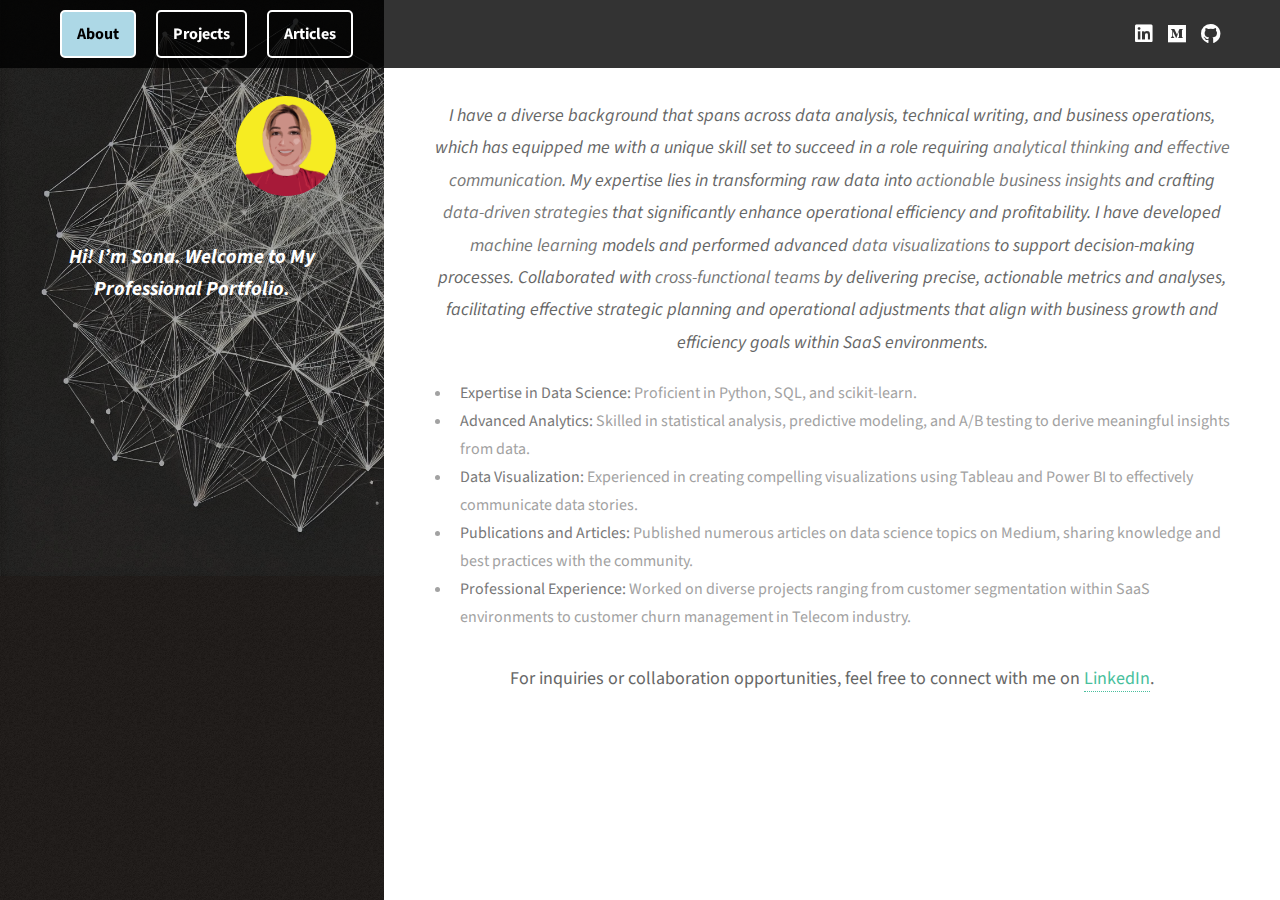
<file: index.html>
<!DOCTYPE HTML>
<html>
	<head>
		<title>About - Sona Manukyan Portfolio</title>
		<meta charset="utf-8" />
		<meta name="viewport" content="width=device-width, initial-scale=1, user-scalable=no" />
		<link rel="stylesheet" href="assets/css/main.css" />
		<style>
			/* Styling the Top Navigation Bar */
			#top-nav {
				position: fixed;
				top: 0;
				left: 0;
				width: 100%;
				background: rgba(0, 0, 0, 0.8);
				color: #fff;
				z-index: 1000;
				padding: 10px 0;
			}
			#top-nav .container {
				display: flex;
				justify-content: space-between;
				align-items: center;
				max-width: 1200px;
				margin: 0 auto;
				padding: 0 20px;
			}
			#top-nav .nav-links {
				display: flex;
				gap: 20px;
			}
			#top-nav .nav-links a {
				text-decoration: none;
				color: #fff;
				font-weight: bold;
				transition: background-color 0.3s, color 0.3s;
				padding: 8px 15px;
				border: 2px solid #fff;
				border-radius: 5px;
			}
			#top-nav .nav-links a.active {
				background-color: #add8e6;
				color: #000;
			}
			#top-nav .nav-links a:hover {
				background-color: #add8e6;
				color: #000;
			}
			#top-nav .social-icons {
				display: flex;
				gap: 15px;
			}
			#top-nav .social-icons a {
				color: #fff;
				text-decoration: none;
				font-size: 20px;
				transition: color 0.3s;
			}
			#top-nav .social-icons a:hover {
				color: #f39c12;
			}
			/* Add padding to main content to avoid overlap with fixed navbar */
			#main {
				padding-top: 70px;
			}
			/* Styling the descriptive text */
			.description {
				text-align: center;
				font-size: 16px;
				color: #444;
				font-style: italic;
				line-height: 1.6;
				margin-bottom: 40px;
			}
			/* Updated Summary Under Avatar */
			#header .description p {
				font-size: 20px;
				color: #fff;
				font-weight: bold;
				margin: 20px 0;
			}
			/* About Section Styling */
			.about-item {
				text-align: center;
				margin: 30px auto;
				max-width: 800px;
			}
			.about-item p {
				font-size: 18px;
				line-height: 1.8;
				color: #666;
				margin-bottom: 20px;
			}
			.about-item h3 {
				font-size: 22px;
				margin: 15px 0;
				font-weight: bold;
			}
		</style>
	</head>
	<body class="is-preload">

		<!-- Top Navigation Bar -->
		<div id="top-nav">
			<div class="container">
				<!-- Navigation Links -->
				<div class="nav-links">
					<a href="index.html" class="active">About</a>
					<a href="machinelearning.html">Projects</a>
					<a href="articles.html">Articles</a>
				</div>
				<!-- Social Icons -->
				<div class="social-icons">
					<a href="https://www.linkedin.com/in/sonamanukyan/" class="icon brands fa-linkedin" target="_blank"></a>
					<a href="https://medium.com/@sonamanukyan" class="icon brands fa-medium" target="_blank"></a>
					<a href="https://github.com/sonamanukyan92" class="icon brands fa-github" target="_blank"></a>
				</div>
			</div>
		</div>

		<!-- Wrapper -->
		<div id="wrapper">

			<!-- Header -->
			<header id="header">
				<div class="inner">
					<!-- Logo and Welcome Text -->
					<a class="image avatar"><img src="images/avatar.jpg" alt="Avatar" /></a>
					<section class="description"><p>Hi! I’m Sona. Welcome to My Professional Portfolio.</p></section>
				</div>
			</header>

			<!-- Main -->
			<div id="main">
				<!-- About Section -->
				<section id="about">
					<div class="about-item">
						<p style="font-size: 18px; font-style: italic;">I have a diverse background that spans across data analysis, technical writing, and business operations, which has 
							equipped me with a unique skill set to succeed in a role requiring <b>analytical thinking</b> and <b>effective communication</b>. My 
							expertise lies in transforming raw data into <b>actionable business insights</b> and crafting <b>data-driven strategies</b> that 
							significantly enhance operational efficiency and profitability. I have developed <b>machine learning</b> models and performed 
							advanced <b>data visualizations</b> to support decision-making processes. Collaborated with <b>cross-functional teams</b> by 
							delivering precise, actionable metrics and analyses, facilitating effective strategic planning and operational adjustments 
							that align with business growth and efficiency goals within SaaS environments. 
							 
							<ul style="text-align: left; padding-left: 20px;">
							<li><b>Expertise in Data Science:</b> Proficient in Python, SQL, and scikit-learn.</li>
							<li><b>Advanced Analytics:</b> Skilled in statistical analysis, predictive modeling, and A/B testing to derive meaningful insights from data.</li>
							<li><b>Data Visualization:</b> Experienced in creating compelling visualizations using Tableau and Power BI to effectively communicate data stories.</li>
							<li><b>Publications and Articles:</b> Published numerous articles on data science topics on Medium, sharing knowledge and best practices with the community.</li>
							<li><b>Professional Experience:</b> Worked on diverse projects ranging from customer segmentation within SaaS environments to customer churn management in Telecom industry.</li></ul>
						</p>
						<p>For inquiries or collaboration opportunities, feel free to connect with me on <a href="https://www.linkedin.com/in/sonamanukyan/" target="_blank">LinkedIn</a>.</p>
					</div>
				</section>
			</div>
		</div>

		<!-- Scripts -->
		<script src="assets/js/jquery.min.js"></script>
		<script src="assets/js/jquery.poptrox.min.js"></script>
		<script src="assets/js/browser.min.js"></script>
		<script src="assets/js/breakpoints.min.js"></script>
	</body>
</html>
</file>
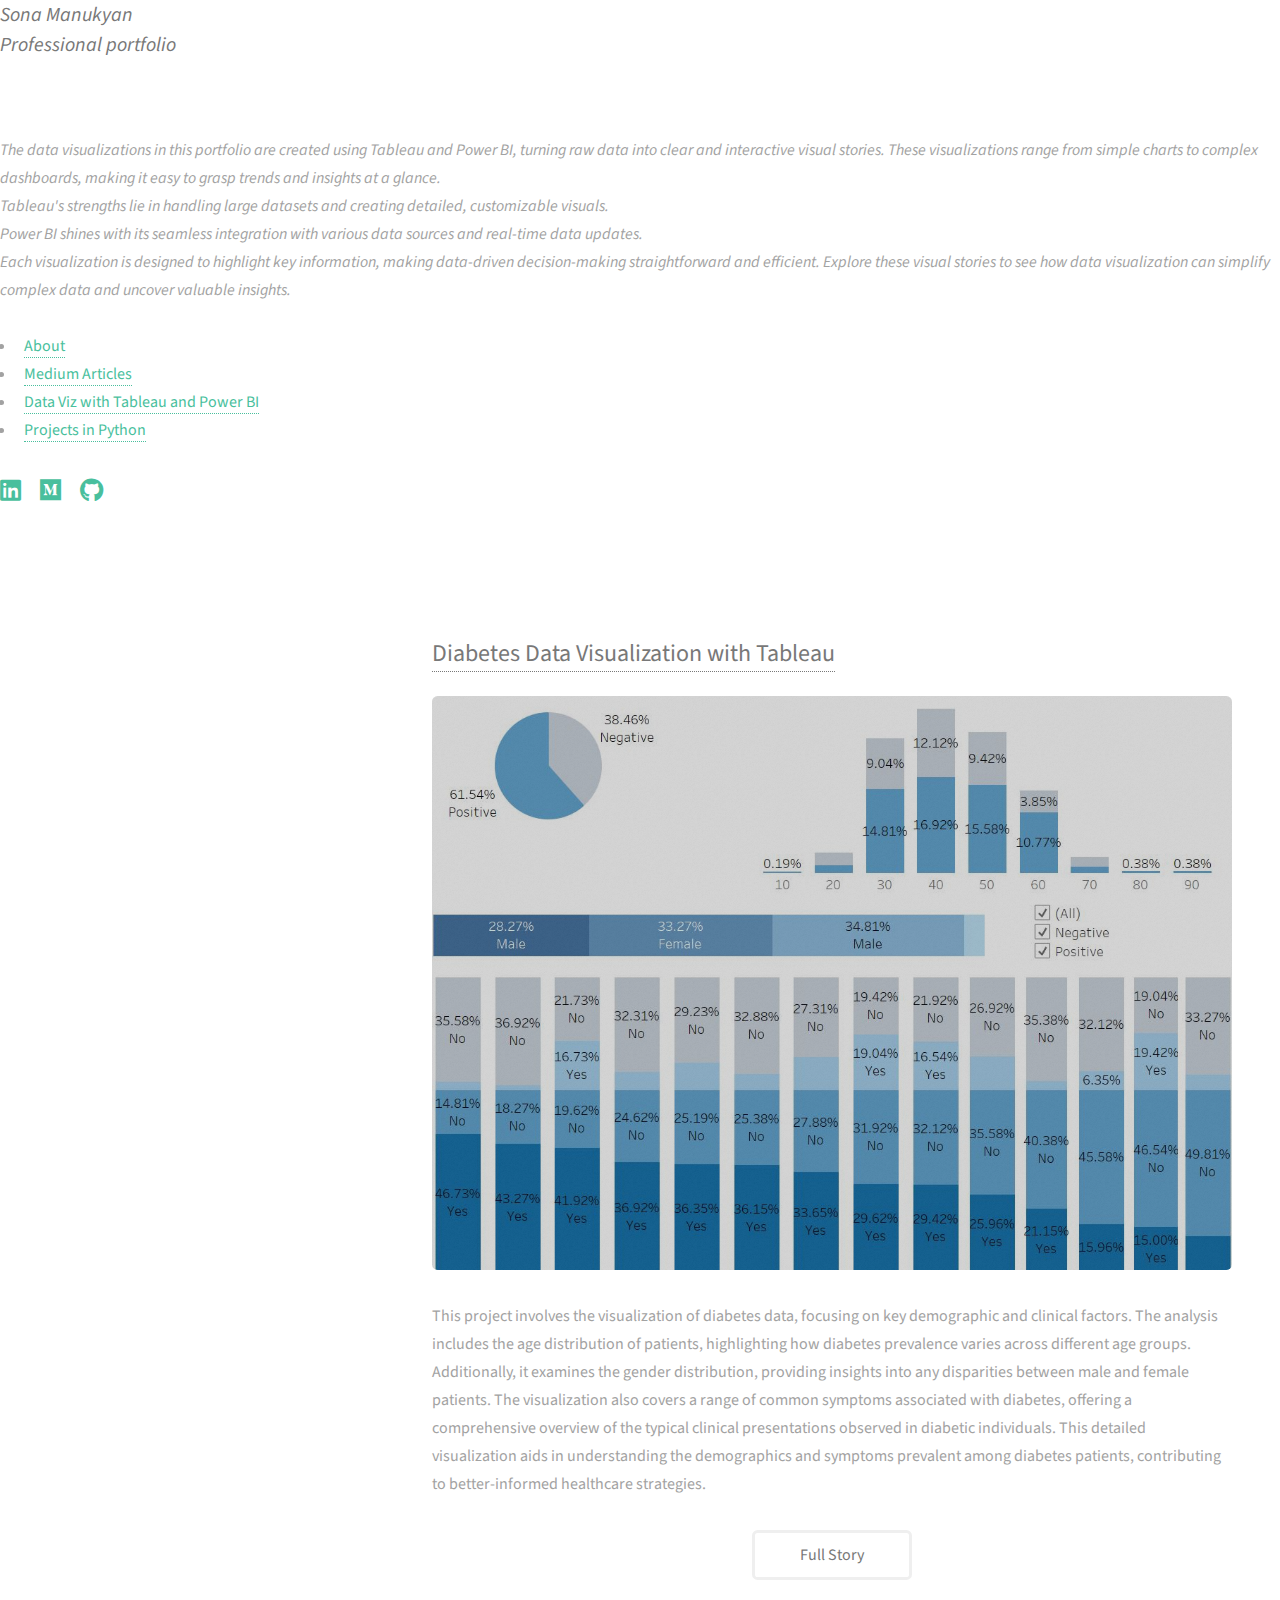
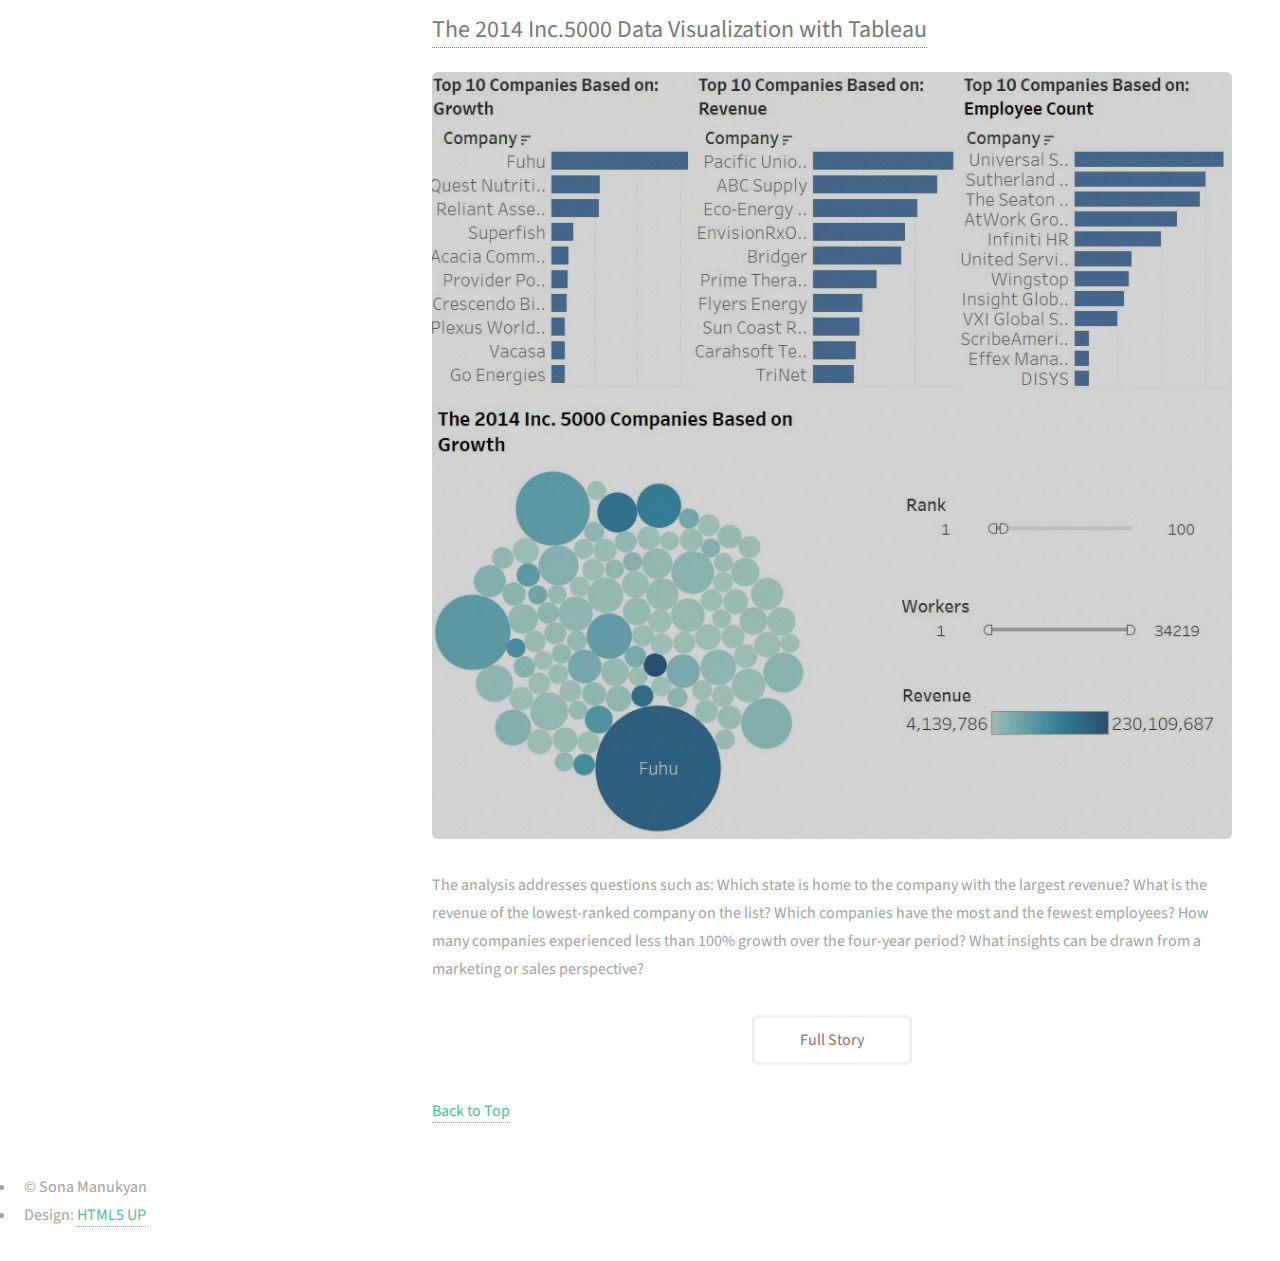
<file: dataviz.html>
<!DOCTYPE HTML>
<!--
	Medium Articles by HTML5 UP
	html5up.net | @ajlkn
	Free for personal and commercial use under the CCA 3.0 license (html5up.net/license)
-->
<html>
	<head>
		<title>Data Viz</title>
		<meta charset="utf-8" />
		<meta name="viewport" content="width=device-width, initial-scale=1, user-scalable=no" />
		<link rel="stylesheet" href="assets/css/main.css" />
		<noscript><link rel="stylesheet" href="assets/css/noscript.css" /></noscript>
	</head>
	<body class="is-preload">

		<!-- Wrapper -->
			<div id="wrapper" class="fade-in">

				<!-- Intro -->
					<div id="intro">
						<h3 style="font-style: italic;">Sona Manukyan <br> Professional portfolio</h3><br><br>
						<p style="max-width: 1400px; margin: 0 auto; font-style: italic;">The data visualizations in this portfolio are created using Tableau and Power BI, 
							turning raw data into clear and interactive visual stories. These visualizations range from simple charts to complex dashboards, making it easy 
							to grasp trends and insights at a glance. <br>Tableau's strengths lie in handling large datasets and creating detailed, customizable visuals. 
							<br>Power BI shines with its seamless integration with various data sources and real-time data updates. <br>Each visualization is designed to highlight 
							key information, making data-driven decision-making straightforward and efficient. Explore these visual stories to see how data visualization 
							can simplify complex data and uncover valuable insights.<br><br></p>
						
					</div>

			

				<!-- Nav -->
					<nav id="nav">
						<ul class="links">
							<li><a href="summary.html">About</a></li>
							<li><a href="medium.html">Medium Articles</a></li>
							<li class="active"><a href="dataviz.html">Data Viz with Tableau and Power BI</a></li>
							<li><a href="machinelearning.html">Projects in Python</a></li>
						</ul>
						<ul class="icons">
							<li><a href="https://www.linkedin.com/in/sonamanukyan/" class="icon brands fa-linkedin"><span class="label">LinkedIn</span></a></li>
							<li><a href="https://medium.com/@sonamanukyan" class="icon brands fa-medium"><span class="label">Medium</span></a></li>
							<li><a href="https://github.com/sonamanukyan92" class="icon brands fa-github"><span class="label">GitHub</span></a></li>
						</ul>
					</nav>

				<!-- Main -->
					<div id="main">



						<!-- Posts -->
							<section class="posts">
								<article>
									<header>
										<h2><a>Diabetes Data Visualization with Tableau</a></h2>
									</header>
									<a class="image fit"><img src="images/thumbs/diabetes_viz.JPG" alt="" /></a>
									<p>This project involves the visualization of diabetes data, focusing on key demographic and clinical factors. The analysis includes the age distribution of patients, highlighting how diabetes prevalence varies across different age groups. Additionally, it examines the gender distribution, providing insights into any disparities between male and female patients. The visualization also covers a range of common symptoms associated with diabetes, offering a comprehensive overview of the typical clinical presentations observed in diabetic individuals. This detailed visualization aids in understanding the demographics and symptoms prevalent among diabetes patients, contributing to better-informed healthcare strategies.</p>
									<ul class="actions special">
										<li><a href="https://public.tableau.com/app/profile/sona6115/viz/DiabetesDataVisualization_16367610008020/diabetes_viz?publish=yes" class="button">Full Story</a></li>
									</ul>
								</article>

								<article>
									<header>
										<h2><a>The 2014 Inc.5000 Data Visualization with Tableau</a></h2>
									</header>
									<a class="image fit"><img src="images/thumbs/Inc5000.JPG" alt="" /></a>
									<p>The analysis addresses questions such as: Which state is home to the company with the largest revenue? What is the revenue of the lowest-ranked company on the list? Which companies have the most and the fewest employees? How many companies experienced less than 100% growth over the four-year period? What insights can be drawn from a marketing or sales perspective?</p>
									<ul class="actions special">
										<li><a href="https://public.tableau.com/app/profile/sona6115/viz/DiabetesDataVisualization_16367610008020/diabetes_viz?publish=yes" class="button">Full Story</a></li>
									</ul>
								</article>
							</section>

						<!-- Footer -->
							<footer>
								<div class="back-to-top">
									<a href="#wrapper">Back to Top</a>
								</div>
							</footer>

					</div>

				<!-- Copyright -->
					<div id="copyright">
						<ul><li>&copy; Sona Manukyan</li><li>Design: <a href="https://html5up.net">HTML5 UP</a></li></ul>
					</div>

			</div>

		<!-- Scripts -->
			<script src="assets/js/jquery.min.js"></script>
			<script src="assets/js/jquery.scrollex.min.js"></script>
			<script src="assets/js/jquery.scrolly.min.js"></script>
			<script src="assets/js/browser.min.js"></script>
			<script src="assets/js/breakpoints.min.js"></script>
			<script src="assets/js/util.js"></script>
			<script src="assets/js/main.js"></script>

	</body>
</html>
</file>
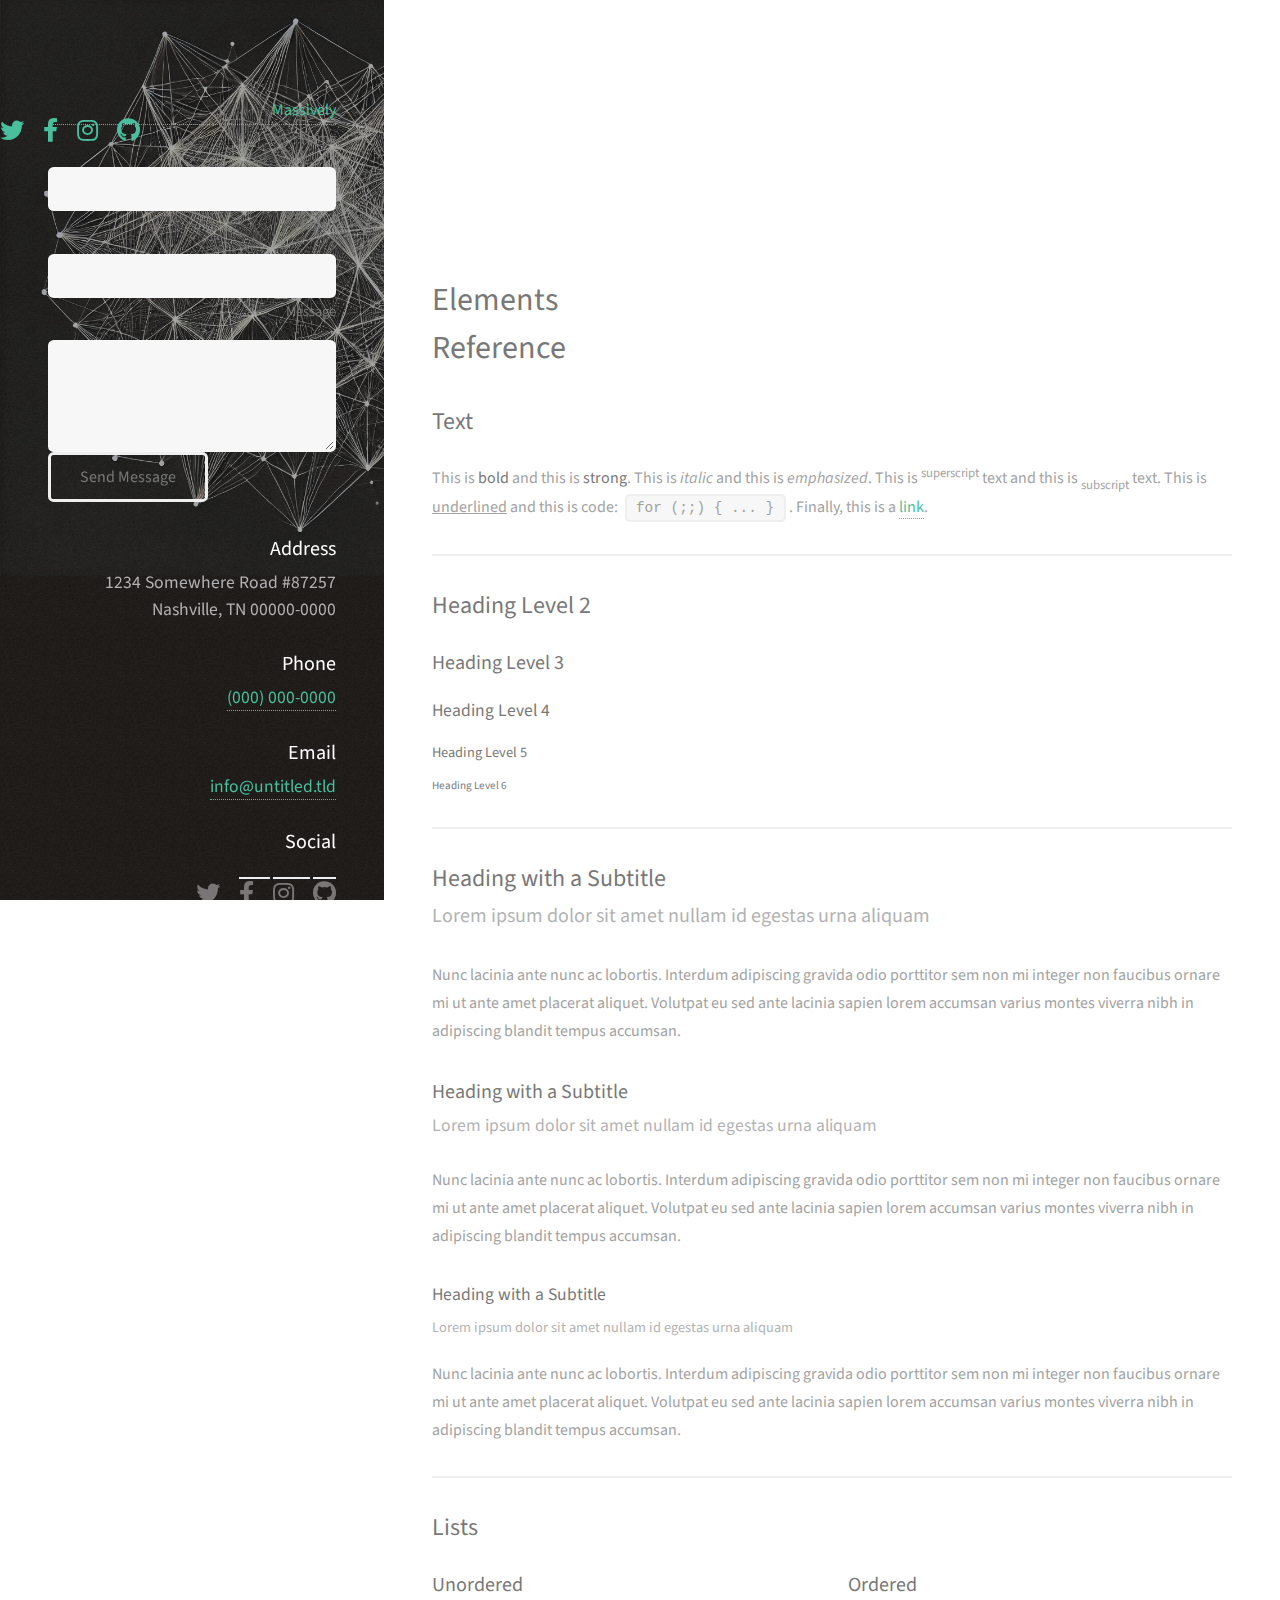
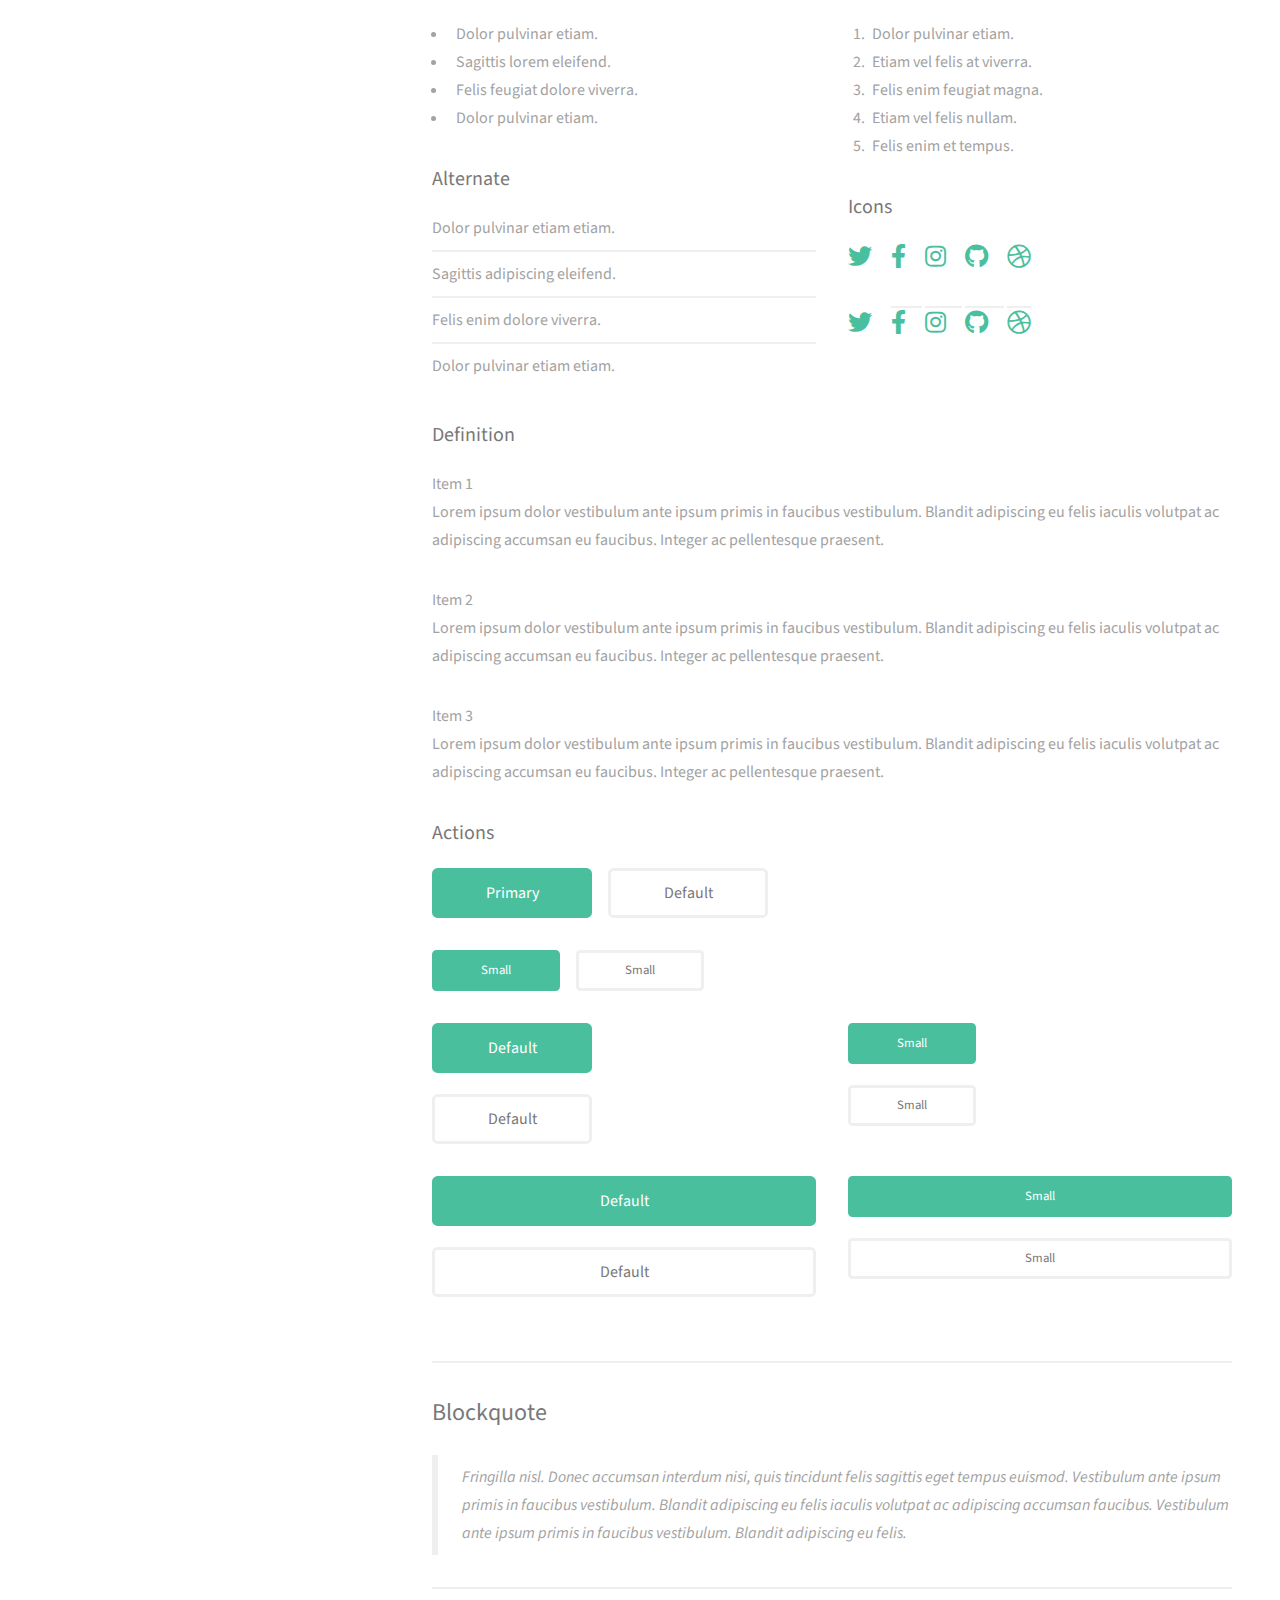
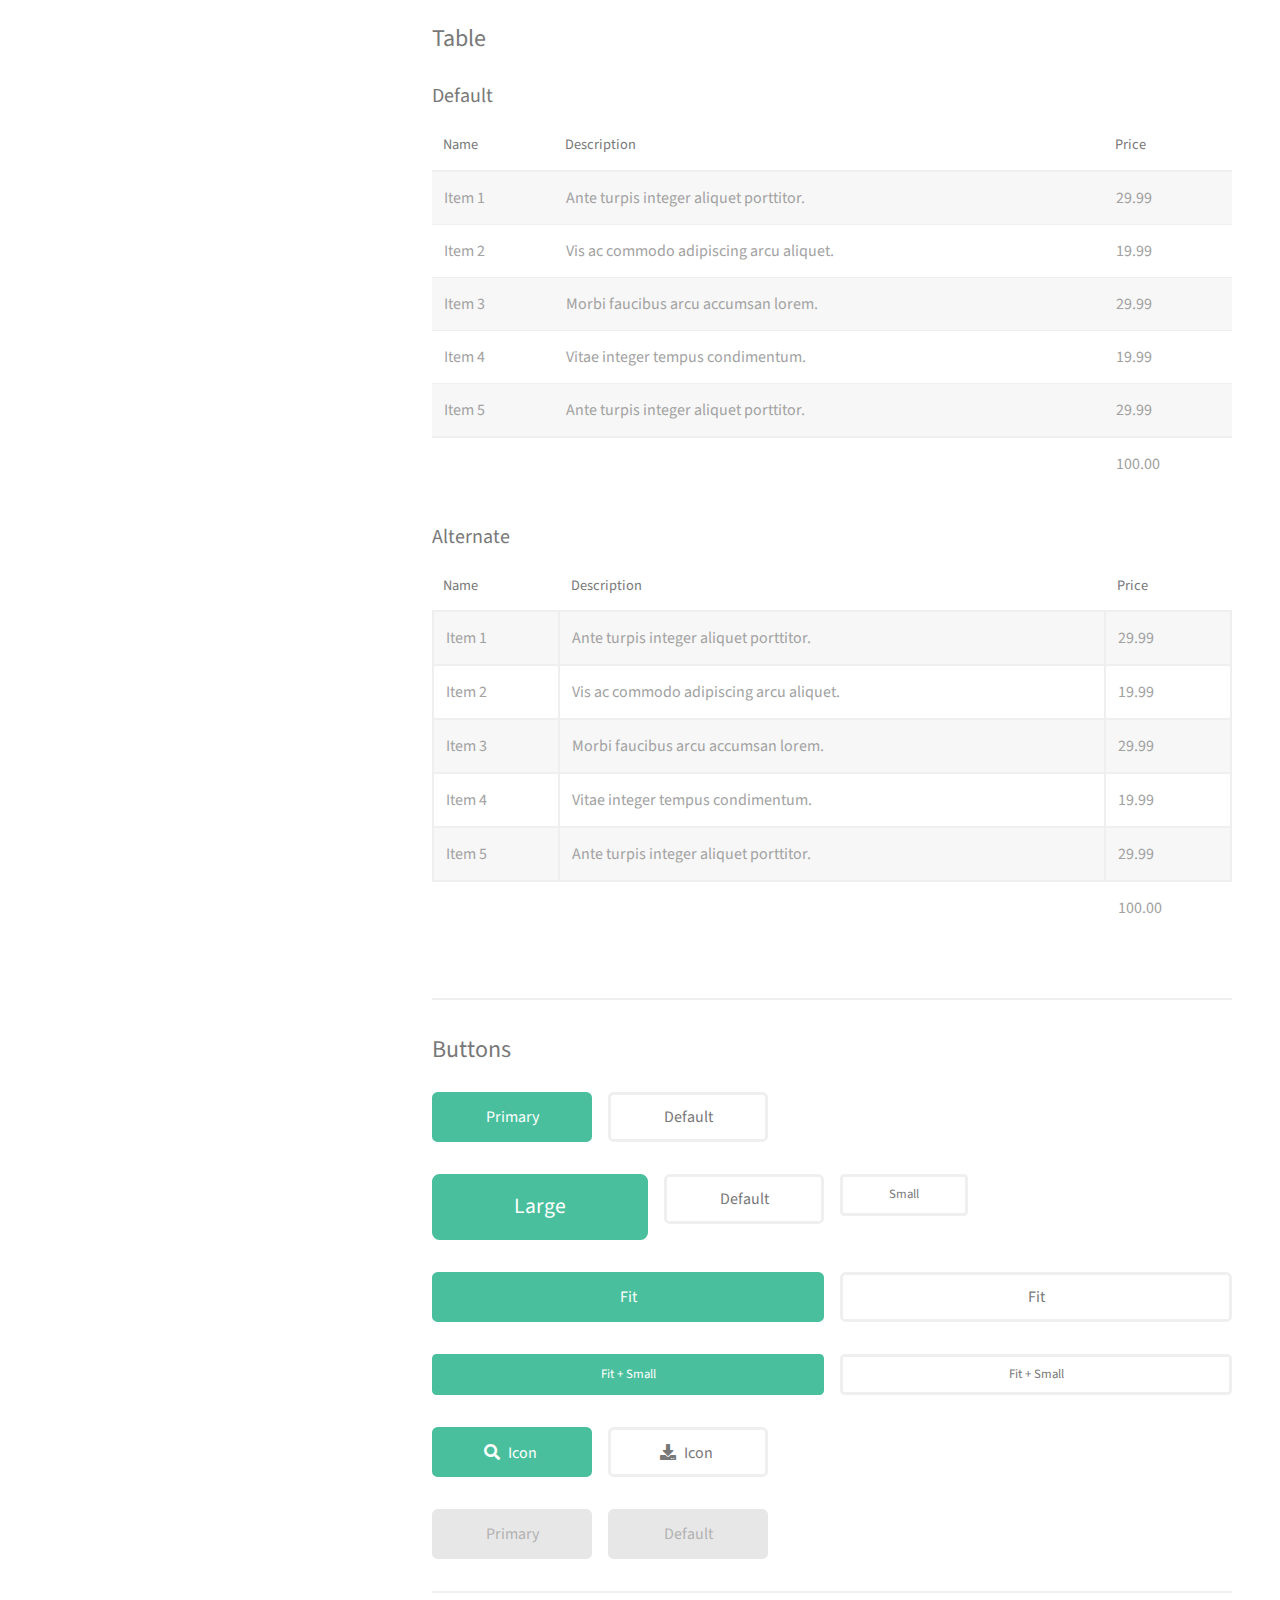
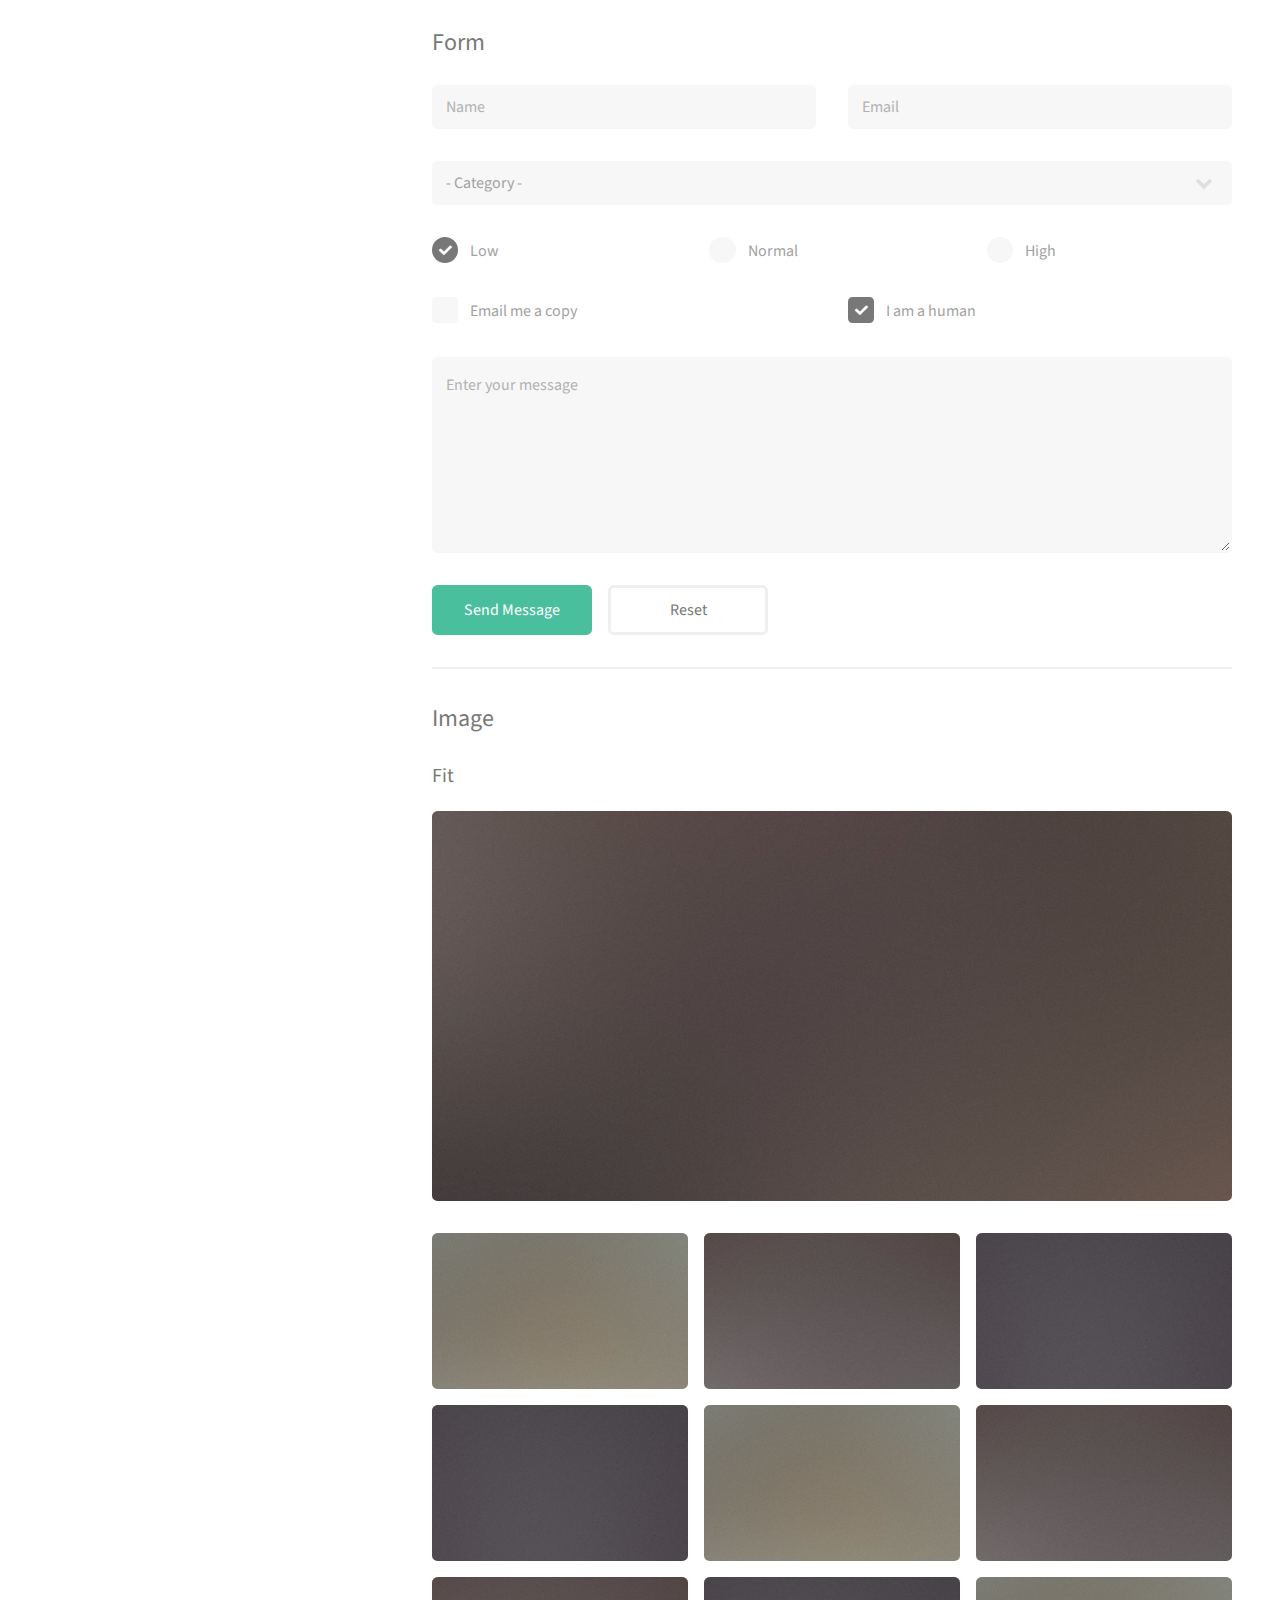
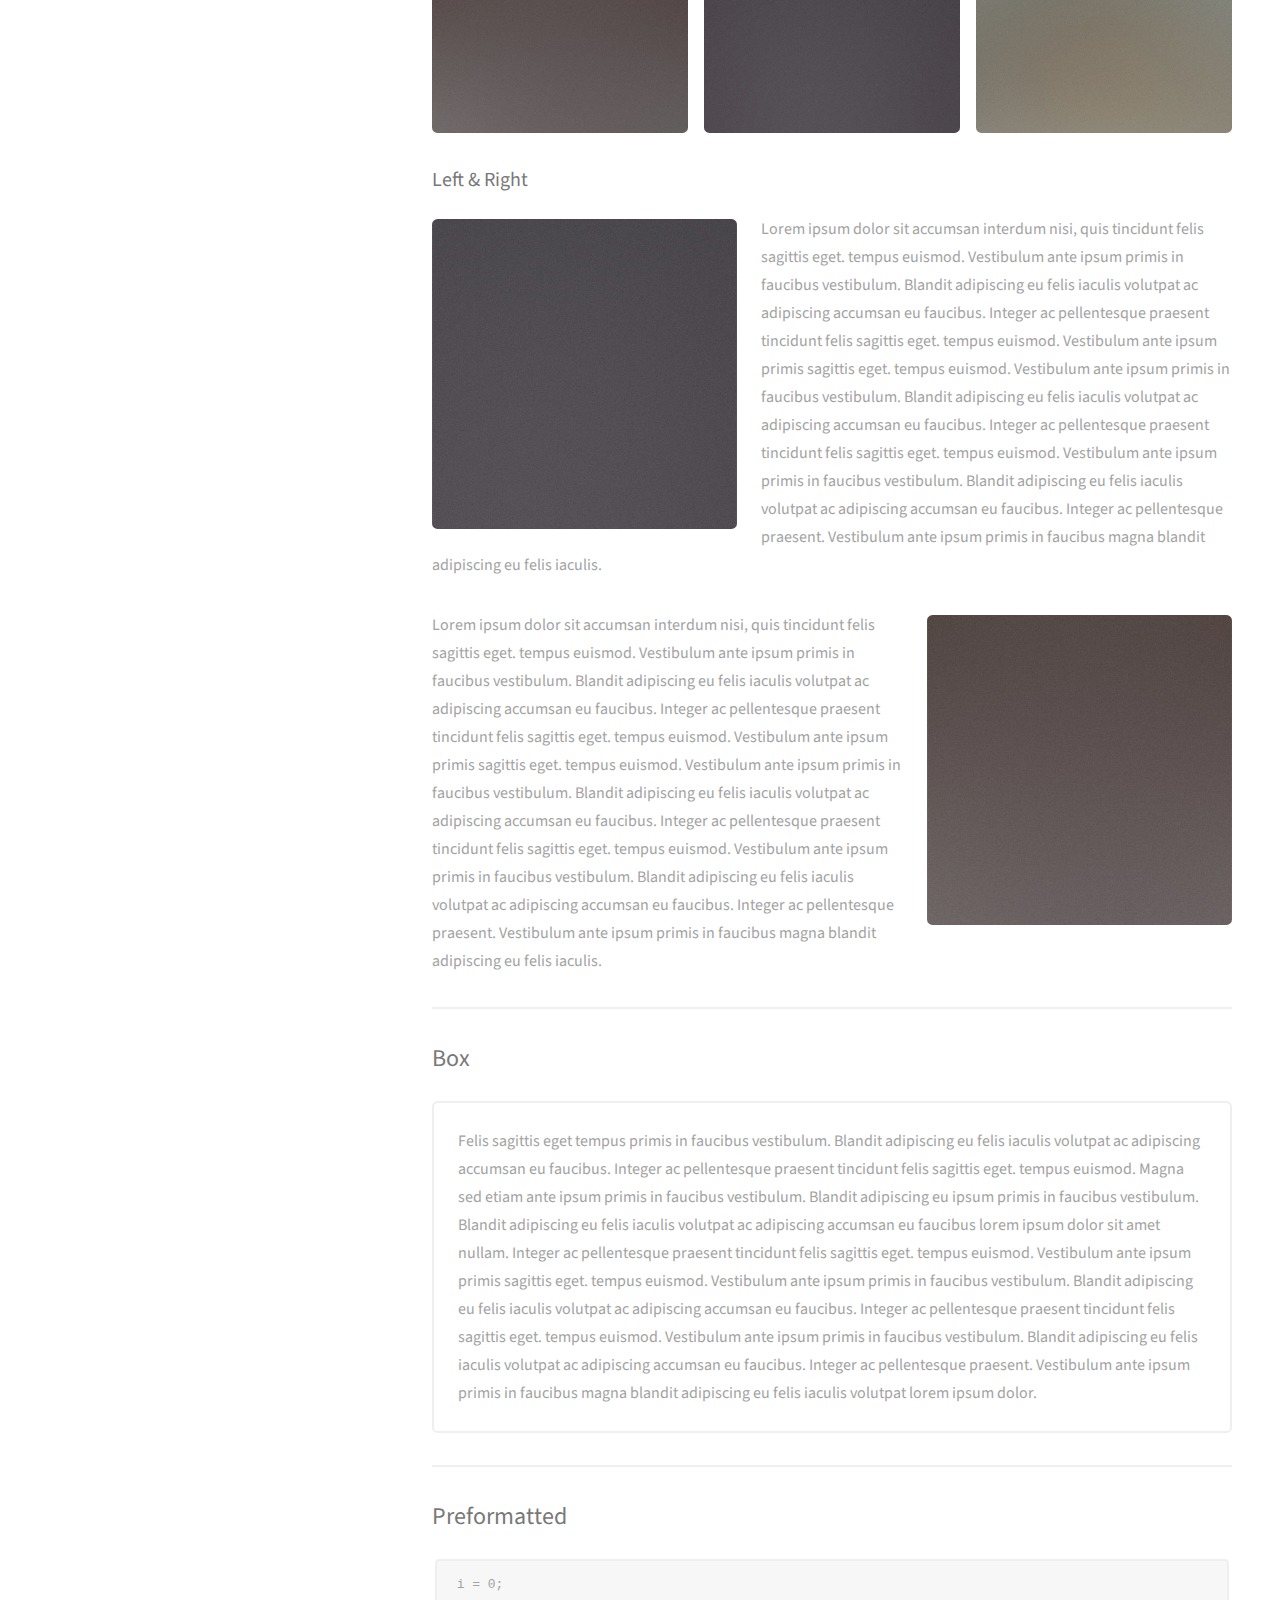
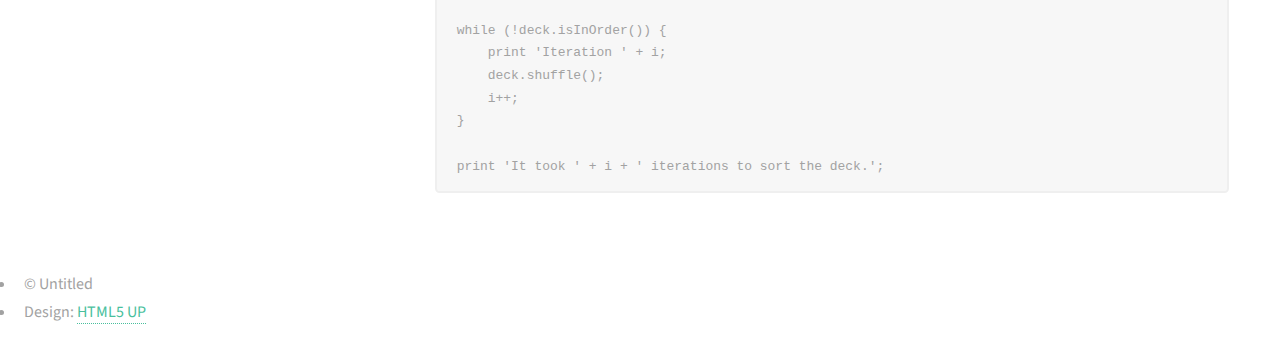
<file: elements.html>
<!DOCTYPE HTML>
<!--
	Massively by HTML5 UP
	html5up.net | @ajlkn
	Free for personal and commercial use under the CCA 3.0 license (html5up.net/license)
-->
<html>
	<head>
		<title>Elements Reference - Massively by HTML5 UP</title>
		<meta charset="utf-8" />
		<meta name="viewport" content="width=device-width, initial-scale=1, user-scalable=no" />
		<link rel="stylesheet" href="assets/css/main.css" />
		<noscript><link rel="stylesheet" href="assets/css/noscript.css" /></noscript>
	</head>
	<body class="is-preload">

		<!-- Wrapper -->
			<div id="wrapper">

				<!-- Header -->
					<header id="header">
						<a href="index.html" class="logo">Massively</a>
					</header>

				<!-- Nav -->
					<nav id="nav">
						<ul class="links">
							<li><a href="index.html">This is Massively</a></li>
							<li><a href="generic.html">Generic Page</a></li>
							<li class="active"><a href="elements.html">Elements Reference</a></li>
						</ul>
						<ul class="icons">
							<li><a href="#" class="icon brands fa-twitter"><span class="label">Twitter</span></a></li>
							<li><a href="#" class="icon brands fa-facebook-f"><span class="label">Facebook</span></a></li>
							<li><a href="#" class="icon brands fa-instagram"><span class="label">Instagram</span></a></li>
							<li><a href="#" class="icon brands fa-github"><span class="label">GitHub</span></a></li>
						</ul>
					</nav>

				<!-- Main -->
					<div id="main">

						<!-- Post -->
							<section class="post">
								<header class="major">
									<h1>Elements<br />
									Reference</h1>
								</header>

								<!-- Text stuff -->
									<h2>Text</h2>
									<p>This is <b>bold</b> and this is <strong>strong</strong>. This is <i>italic</i> and this is <em>emphasized</em>.
									This is <sup>superscript</sup> text and this is <sub>subscript</sub> text.
									This is <u>underlined</u> and this is code: <code>for (;;) { ... }</code>.
									Finally, this is a <a href="#">link</a>.</p>
									<hr />
									<h2>Heading Level 2</h2>
									<h3>Heading Level 3</h3>
									<h4>Heading Level 4</h4>
									<h5>Heading Level 5</h5>
									<h6>Heading Level 6</h6>
									<hr />
									<header>
										<h2>Heading with a Subtitle</h2>
										<p>Lorem ipsum dolor sit amet nullam id egestas urna aliquam</p>
									</header>
									<p>Nunc lacinia ante nunc ac lobortis. Interdum adipiscing gravida odio porttitor sem non mi integer non faucibus ornare mi ut ante amet placerat aliquet. Volutpat eu sed ante lacinia sapien lorem accumsan varius montes viverra nibh in adipiscing blandit tempus accumsan.</p>
									<header>
										<h3>Heading with a Subtitle</h3>
										<p>Lorem ipsum dolor sit amet nullam id egestas urna aliquam</p>
									</header>
									<p>Nunc lacinia ante nunc ac lobortis. Interdum adipiscing gravida odio porttitor sem non mi integer non faucibus ornare mi ut ante amet placerat aliquet. Volutpat eu sed ante lacinia sapien lorem accumsan varius montes viverra nibh in adipiscing blandit tempus accumsan.</p>
									<header>
										<h4>Heading with a Subtitle</h4>
										<p>Lorem ipsum dolor sit amet nullam id egestas urna aliquam</p>
									</header>
									<p>Nunc lacinia ante nunc ac lobortis. Interdum adipiscing gravida odio porttitor sem non mi integer non faucibus ornare mi ut ante amet placerat aliquet. Volutpat eu sed ante lacinia sapien lorem accumsan varius montes viverra nibh in adipiscing blandit tempus accumsan.</p>

									<hr />

								<!-- Lists -->
									<h2>Lists</h2>
									<div class="row">
										<div class="col-6 col-12-small">

											<h3>Unordered</h3>
											<ul>
												<li>Dolor pulvinar etiam.</li>
												<li>Sagittis lorem eleifend.</li>
												<li>Felis feugiat dolore viverra.</li>
												<li>Dolor pulvinar etiam.</li>
											</ul>

											<h3>Alternate</h3>
											<ul class="alt">
												<li>Dolor pulvinar etiam etiam.</li>
												<li>Sagittis adipiscing eleifend.</li>
												<li>Felis enim dolore viverra.</li>
												<li>Dolor pulvinar etiam etiam.</li>
											</ul>

										</div>
										<div class="col-6 col-12-small">

											<h3>Ordered</h3>
											<ol>
												<li>Dolor pulvinar etiam.</li>
												<li>Etiam vel felis at viverra.</li>
												<li>Felis enim feugiat magna.</li>
												<li>Etiam vel felis nullam.</li>
												<li>Felis enim et tempus.</li>
											</ol>

											<h3>Icons</h3>
											<ul class="icons">
												<li><a href="#" class="icon brands fa-twitter"><span class="label">Twitter</span></a></li>
												<li><a href="#" class="icon brands fa-facebook-f"><span class="label">Facebook</span></a></li>
												<li><a href="#" class="icon brands fa-instagram"><span class="label">Instagram</span></a></li>
												<li><a href="#" class="icon brands fa-github"><span class="label">Github</span></a></li>
												<li><a href="#" class="icon brands fa-dribbble"><span class="label">Dribbble</span></a></li>
											</ul>
											<ul class="icons alt">
												<li><a href="#" class="icon brands alt fa-twitter"><span class="label">Twitter</span></a></li>
												<li><a href="#" class="icon brands alt fa-facebook-f"><span class="label">Facebook</span></a></li>
												<li><a href="#" class="icon brands alt fa-instagram"><span class="label">Instagram</span></a></li>
												<li><a href="#" class="icon brands alt fa-github"><span class="label">Github</span></a></li>
												<li><a href="#" class="icon brands alt fa-dribbble"><span class="label">Dribbble</span></a></li>
											</ul>

										</div>
									</div>
									<h3>Definition</h3>
									<dl>
										<dt>Item 1</dt>
										<dd>
											<p>Lorem ipsum dolor vestibulum ante ipsum primis in faucibus vestibulum. Blandit adipiscing eu felis iaculis volutpat ac adipiscing accumsan eu faucibus. Integer ac pellentesque praesent.</p>
										</dd>
										<dt>Item 2</dt>
										<dd>
											<p>Lorem ipsum dolor vestibulum ante ipsum primis in faucibus vestibulum. Blandit adipiscing eu felis iaculis volutpat ac adipiscing accumsan eu faucibus. Integer ac pellentesque praesent.</p>
										</dd>
										<dt>Item 3</dt>
										<dd>
											<p>Lorem ipsum dolor vestibulum ante ipsum primis in faucibus vestibulum. Blandit adipiscing eu felis iaculis volutpat ac adipiscing accumsan eu faucibus. Integer ac pellentesque praesent.</p>
										</dd>
									</dl>

									<h3>Actions</h3>
									<ul class="actions">
										<li><a href="#" class="button primary">Primary</a></li>
										<li><a href="#" class="button">Default</a></li>
									</ul>
									<ul class="actions small">
										<li><a href="#" class="button primary small">Small</a></li>
										<li><a href="#" class="button small">Small</a></li>
									</ul>
									<div class="row">
										<div class="col-6 col-12-small">
											<ul class="actions stacked">
												<li><a href="#" class="button primary">Default</a></li>
												<li><a href="#" class="button">Default</a></li>
											</ul>
										</div>
										<div class="col-6 col-12-small">
											<ul class="actions stacked">
												<li><a href="#" class="button primary small">Small</a></li>
												<li><a href="#" class="button small">Small</a></li>
											</ul>
										</div>
									</div>
									<div class="row">
										<div class="col-6 col-12-small">
											<ul class="actions stacked">
												<li><a href="#" class="button primary fit">Default</a></li>
												<li><a href="#" class="button fit">Default</a></li>
											</ul>
										</div>
										<div class="col-6 col-12-small">
											<ul class="actions stacked">
												<li><a href="#" class="button primary small fit">Small</a></li>
												<li><a href="#" class="button small fit">Small</a></li>
											</ul>
										</div>
									</div>

									<hr />

								<!-- Blockquote -->
									<h2>Blockquote</h2>
									<blockquote>Fringilla nisl. Donec accumsan interdum nisi, quis tincidunt felis sagittis eget tempus euismod. Vestibulum ante ipsum primis in faucibus vestibulum. Blandit adipiscing eu felis iaculis volutpat ac adipiscing accumsan faucibus. Vestibulum ante ipsum primis in faucibus vestibulum. Blandit adipiscing eu felis.</blockquote>

									<hr />

								<!-- Table -->
									<h2>Table</h2>

									<h3>Default</h3>
									<div class="table-wrapper">
										<table>
											<thead>
												<tr>
													<th>Name</th>
													<th>Description</th>
													<th>Price</th>
												</tr>
											</thead>
											<tbody>
												<tr>
													<td>Item 1</td>
													<td>Ante turpis integer aliquet porttitor.</td>
													<td>29.99</td>
												</tr>
												<tr>
													<td>Item 2</td>
													<td>Vis ac commodo adipiscing arcu aliquet.</td>
													<td>19.99</td>
												</tr>
												<tr>
													<td>Item 3</td>
													<td> Morbi faucibus arcu accumsan lorem.</td>
													<td>29.99</td>
												</tr>
												<tr>
													<td>Item 4</td>
													<td>Vitae integer tempus condimentum.</td>
													<td>19.99</td>
												</tr>
												<tr>
													<td>Item 5</td>
													<td>Ante turpis integer aliquet porttitor.</td>
													<td>29.99</td>
												</tr>
											</tbody>
											<tfoot>
												<tr>
													<td colspan="2"></td>
													<td>100.00</td>
												</tr>
											</tfoot>
										</table>
									</div>

									<h3>Alternate</h3>
									<div class="table-wrapper">
										<table class="alt">
											<thead>
												<tr>
													<th>Name</th>
													<th>Description</th>
													<th>Price</th>
												</tr>
											</thead>
											<tbody>
												<tr>
													<td>Item 1</td>
													<td>Ante turpis integer aliquet porttitor.</td>
													<td>29.99</td>
												</tr>
												<tr>
													<td>Item 2</td>
													<td>Vis ac commodo adipiscing arcu aliquet.</td>
													<td>19.99</td>
												</tr>
												<tr>
													<td>Item 3</td>
													<td> Morbi faucibus arcu accumsan lorem.</td>
													<td>29.99</td>
												</tr>
												<tr>
													<td>Item 4</td>
													<td>Vitae integer tempus condimentum.</td>
													<td>19.99</td>
												</tr>
												<tr>
													<td>Item 5</td>
													<td>Ante turpis integer aliquet porttitor.</td>
													<td>29.99</td>
												</tr>
											</tbody>
											<tfoot>
												<tr>
													<td colspan="2"></td>
													<td>100.00</td>
												</tr>
											</tfoot>
										</table>
									</div>

									<hr />

								<!-- Buttons -->
									<h2>Buttons</h2>
									<ul class="actions">
										<li><a href="#" class="button primary">Primary</a></li>
										<li><a href="#" class="button">Default</a></li>
									</ul>
									<ul class="actions">
										<li><a href="#" class="button primary large">Large</a></li>
										<li><a href="#" class="button">Default</a></li>
										<li><a href="#" class="button small">Small</a></li>
									</ul>
									<ul class="actions fit">
										<li><a href="#" class="button primary fit">Fit</a></li>
										<li><a href="#" class="button fit">Fit</a></li>
									</ul>
									<ul class="actions fit small">
										<li><a href="#" class="button primary fit small">Fit + Small</a></li>
										<li><a href="#" class="button fit small">Fit + Small</a></li>
									</ul>
									<ul class="actions">
										<li><a href="#" class="button primary icon solid fa-search">Icon</a></li>
										<li><a href="#" class="button icon solid fa-download">Icon</a></li>
									</ul>
									<ul class="actions">
										<li><span class="button primary disabled">Primary</span></li>
										<li><span class="button disabled">Default</span></li>
									</ul>

									<hr />

								<!-- Form -->
									<h2>Form</h2>

									<form method="post" action="#">
										<div class="row gtr-uniform">
											<div class="col-6 col-12-xsmall">
												<input type="text" name="demo-name" id="demo-name" value="" placeholder="Name" />
											</div>
											<div class="col-6 col-12-xsmall">
												<input type="email" name="demo-email" id="demo-email" value="" placeholder="Email" />
											</div>
											<!-- Break -->
											<div class="col-12">
												<select name="demo-category" id="demo-category">
													<option value="">- Category -</option>
													<option value="1">Manufacturing</option>
													<option value="1">Shipping</option>
													<option value="1">Administration</option>
													<option value="1">Human Resources</option>
												</select>
											</div>
											<!-- Break -->
											<div class="col-4 col-12-small">
												<input type="radio" id="demo-priority-low" name="demo-priority" checked>
												<label for="demo-priority-low">Low</label>
											</div>
											<div class="col-4 col-12-small">
												<input type="radio" id="demo-priority-normal" name="demo-priority">
												<label for="demo-priority-normal">Normal</label>
											</div>
											<div class="col-4 col-12-small">
												<input type="radio" id="demo-priority-high" name="demo-priority">
												<label for="demo-priority-high">High</label>
											</div>
											<!-- Break -->
											<div class="col-6 col-12-small">
												<input type="checkbox" id="demo-copy" name="demo-copy">
												<label for="demo-copy">Email me a copy</label>
											</div>
											<div class="col-6 col-12-small">
												<input type="checkbox" id="demo-human" name="demo-human" checked>
												<label for="demo-human">I am a human</label>
											</div>
											<!-- Break -->
											<div class="col-12">
												<textarea name="demo-message" id="demo-message" placeholder="Enter your message" rows="6"></textarea>
											</div>
											<!-- Break -->
											<div class="col-12">
												<ul class="actions">
													<li><input type="submit" value="Send Message" class="primary" /></li>
													<li><input type="reset" value="Reset" /></li>
												</ul>
											</div>
										</div>
									</form>

									<hr />

								<!-- Image -->
									<h2>Image</h2>

									<h3>Fit</h3>
									<span class="image fit"><img src="images/pic01.jpg" alt="" /></span>
									<div class="box alt">
										<div class="row gtr-50 gtr-uniform">
											<div class="col-4"><span class="image fit"><img src="images/pic02.jpg" alt="" /></span></div>
											<div class="col-4"><span class="image fit"><img src="images/pic03.jpg" alt="" /></span></div>
											<div class="col-4"><span class="image fit"><img src="images/pic04.jpg" alt="" /></span></div>
											<!-- Break -->
											<div class="col-4"><span class="image fit"><img src="images/pic04.jpg" alt="" /></span></div>
											<div class="col-4"><span class="image fit"><img src="images/pic02.jpg" alt="" /></span></div>
											<div class="col-4"><span class="image fit"><img src="images/pic03.jpg" alt="" /></span></div>
											<!-- Break -->
											<div class="col-4"><span class="image fit"><img src="images/pic03.jpg" alt="" /></span></div>
											<div class="col-4"><span class="image fit"><img src="images/pic04.jpg" alt="" /></span></div>
											<div class="col-4"><span class="image fit"><img src="images/pic02.jpg" alt="" /></span></div>
										</div>
									</div>

									<h3>Left &amp; Right</h3>
									<p><span class="image left"><img src="images/pic08.jpg" alt="" /></span>Lorem ipsum dolor sit accumsan interdum nisi, quis tincidunt felis sagittis eget. tempus euismod. Vestibulum ante ipsum primis in faucibus vestibulum. Blandit adipiscing eu felis iaculis volutpat ac adipiscing accumsan eu faucibus. Integer ac pellentesque praesent tincidunt felis sagittis eget. tempus euismod. Vestibulum ante ipsum primis sagittis eget. tempus euismod. Vestibulum ante ipsum primis in faucibus vestibulum. Blandit adipiscing eu felis iaculis volutpat ac adipiscing accumsan eu faucibus. Integer ac pellentesque praesent tincidunt felis sagittis eget. tempus euismod. Vestibulum ante ipsum primis in faucibus vestibulum. Blandit adipiscing eu felis iaculis volutpat ac adipiscing accumsan eu faucibus. Integer ac pellentesque praesent. Vestibulum ante ipsum primis in faucibus magna blandit adipiscing eu felis iaculis.</p>
									<p><span class="image right"><img src="images/pic09.jpg" alt="" /></span>Lorem ipsum dolor sit accumsan interdum nisi, quis tincidunt felis sagittis eget. tempus euismod. Vestibulum ante ipsum primis in faucibus vestibulum. Blandit adipiscing eu felis iaculis volutpat ac adipiscing accumsan eu faucibus. Integer ac pellentesque praesent tincidunt felis sagittis eget. tempus euismod. Vestibulum ante ipsum primis sagittis eget. tempus euismod. Vestibulum ante ipsum primis in faucibus vestibulum. Blandit adipiscing eu felis iaculis volutpat ac adipiscing accumsan eu faucibus. Integer ac pellentesque praesent tincidunt felis sagittis eget. tempus euismod. Vestibulum ante ipsum primis in faucibus vestibulum. Blandit adipiscing eu felis iaculis volutpat ac adipiscing accumsan eu faucibus. Integer ac pellentesque praesent. Vestibulum ante ipsum primis in faucibus magna blandit adipiscing eu felis iaculis.</p>

									<hr />

								<!-- Box -->
									<h2>Box</h2>
									<div class="box">
										<p>Felis sagittis eget tempus primis in faucibus vestibulum. Blandit adipiscing eu felis iaculis volutpat ac adipiscing accumsan eu faucibus. Integer ac pellentesque praesent tincidunt felis sagittis eget. tempus euismod. Magna sed etiam ante ipsum primis in faucibus vestibulum. Blandit adipiscing eu ipsum primis in faucibus vestibulum. Blandit adipiscing eu felis iaculis volutpat ac adipiscing accumsan eu faucibus lorem ipsum dolor sit amet nullam. Integer ac pellentesque praesent tincidunt felis sagittis eget. tempus euismod. Vestibulum ante ipsum primis sagittis eget. tempus euismod. Vestibulum ante ipsum primis in faucibus vestibulum. Blandit adipiscing eu felis iaculis volutpat ac adipiscing accumsan eu faucibus. Integer ac pellentesque praesent tincidunt felis sagittis eget. tempus euismod. Vestibulum ante ipsum primis in faucibus vestibulum. Blandit adipiscing eu felis iaculis volutpat ac adipiscing accumsan eu faucibus. Integer ac pellentesque praesent. Vestibulum ante ipsum primis in faucibus magna blandit adipiscing eu felis iaculis volutpat lorem ipsum dolor.</p>
									</div>

									<hr />

								<!-- Preformatted Code -->
									<h2>Preformatted</h2>
									<pre><code>i = 0;

while (!deck.isInOrder()) {
    print 'Iteration ' + i;
    deck.shuffle();
    i++;
}

print 'It took ' + i + ' iterations to sort the deck.';
</code></pre>

							</section>

					</div>

				<!-- Footer -->
					<footer id="footer">
						<section>
							<form method="post" action="#">
								<div class="fields">
									<div class="field">
										<label for="name">Name</label>
										<input type="text" name="name" id="name" />
									</div>
									<div class="field">
										<label for="email">Email</label>
										<input type="text" name="email" id="email" />
									</div>
									<div class="field">
										<label for="message">Message</label>
										<textarea name="message" id="message" rows="3"></textarea>
									</div>
								</div>
								<ul class="actions">
									<li><input type="submit" value="Send Message" /></li>
								</ul>
							</form>
						</section>
						<section class="split contact">
							<section class="alt">
								<h3>Address</h3>
								<p>1234 Somewhere Road #87257<br />
								Nashville, TN 00000-0000</p>
							</section>
							<section>
								<h3>Phone</h3>
								<p><a href="#">(000) 000-0000</a></p>
							</section>
							<section>
								<h3>Email</h3>
								<p><a href="#">info@untitled.tld</a></p>
							</section>
							<section>
								<h3>Social</h3>
								<ul class="icons alt">
									<li><a href="#" class="icon brands alt fa-twitter"><span class="label">Twitter</span></a></li>
									<li><a href="#" class="icon brands alt fa-facebook-f"><span class="label">Facebook</span></a></li>
									<li><a href="#" class="icon brands alt fa-instagram"><span class="label">Instagram</span></a></li>
									<li><a href="#" class="icon brands alt fa-github"><span class="label">GitHub</span></a></li>
								</ul>
							</section>
						</section>
					</footer>

				<!-- Copyright -->
					<div id="copyright">
						<ul><li>&copy; Untitled</li><li>Design: <a href="https://html5up.net">HTML5 UP</a></li></ul>
					</div>

			</div>

		<!-- Scripts -->
			<script src="assets/js/jquery.min.js"></script>
			<script src="assets/js/jquery.scrollex.min.js"></script>
			<script src="assets/js/jquery.scrolly.min.js"></script>
			<script src="assets/js/browser.min.js"></script>
			<script src="assets/js/breakpoints.min.js"></script>
			<script src="assets/js/util.js"></script>
			<script src="assets/js/main.js"></script>

	</body>
</html>
</file>
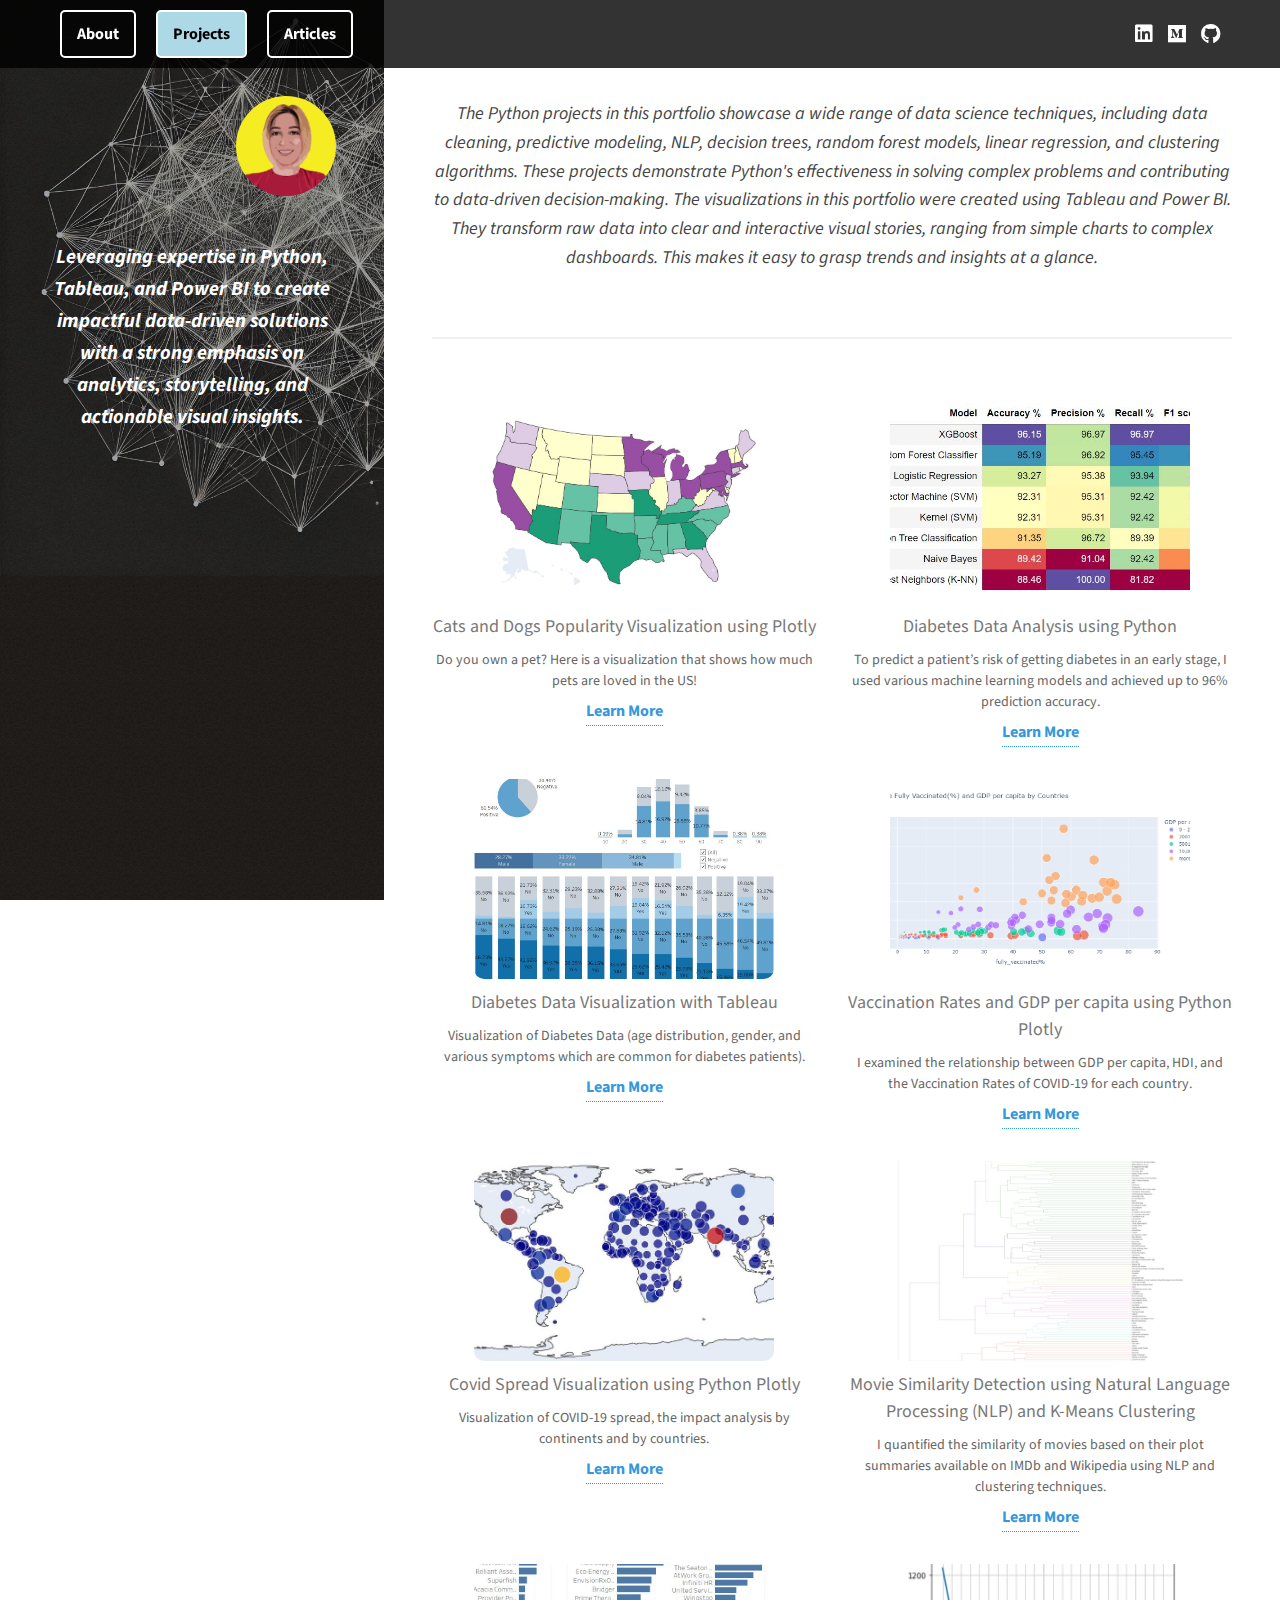
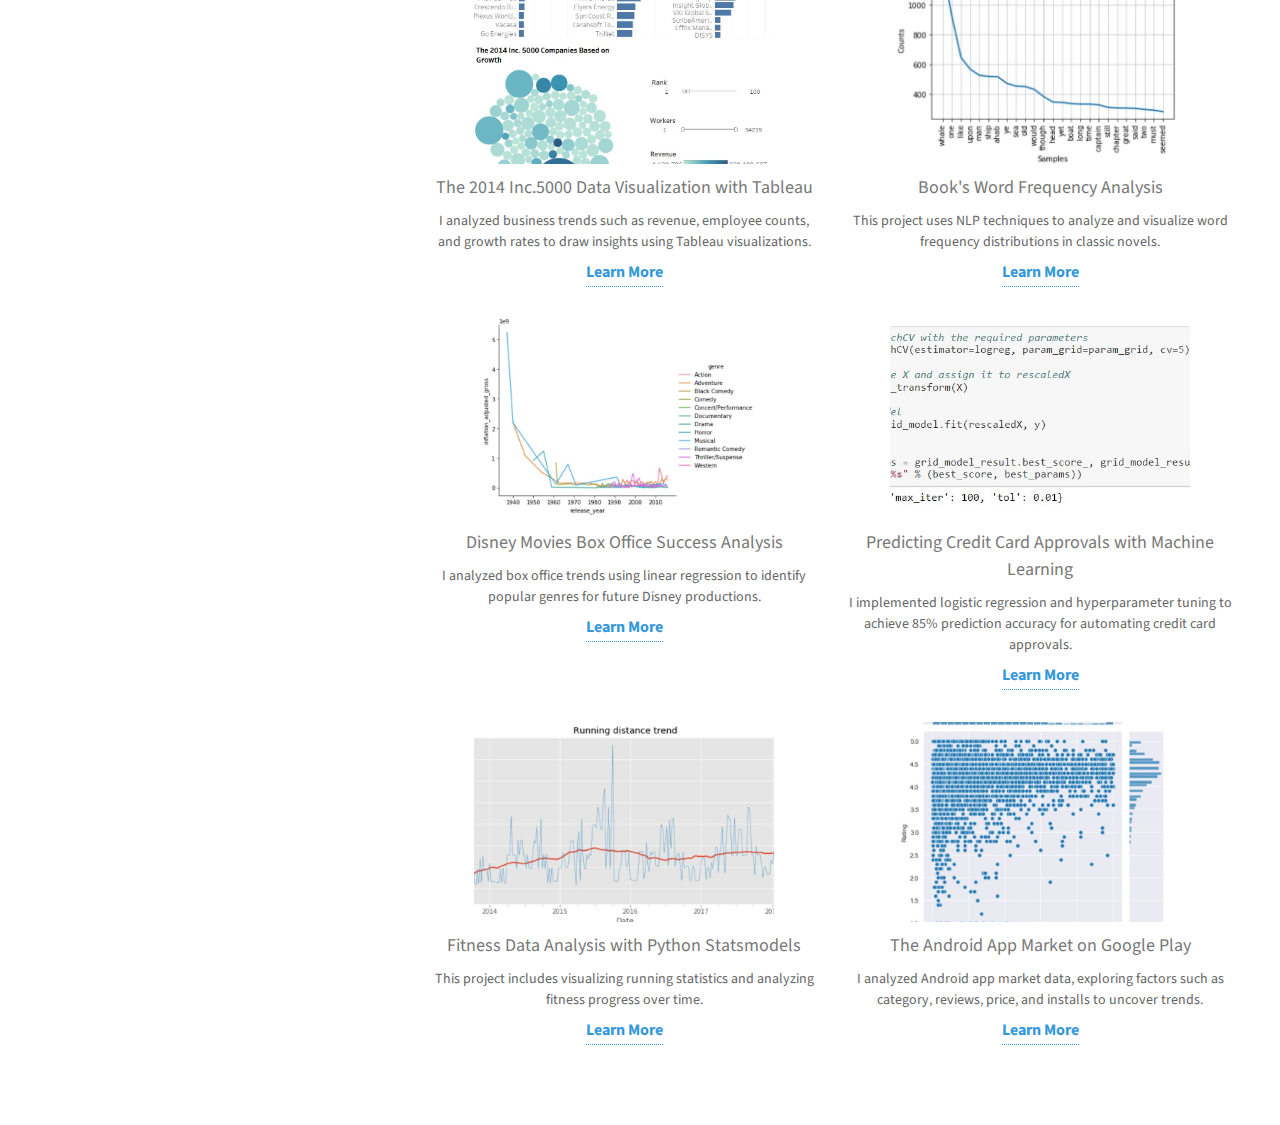
<file: machinelearning.html>
<!DOCTYPE HTML>
<html>
	<head>
		<title>Projects - Sona Manukyan Portfolio</title>
		<meta charset="utf-8" />
		<meta name="viewport" content="width=device-width, initial-scale=1, user-scalable=no" />
		<link rel="stylesheet" href="assets/css/main.css" />
		<style>
			/* Styling the Top Navigation Bar */
			#top-nav {
				position: fixed;
				top: 0;
				left: 0;
				width: 100%;
				background: rgba(0, 0, 0, 0.8);
				color: #fff;
				z-index: 1000;
				padding: 10px 0;
			}
			#top-nav .container {
				display: flex;
				justify-content: space-between;
				align-items: center;
				max-width: 1200px;
				margin: 0 auto;
				padding: 0 20px;
			}
			#top-nav .nav-links {
				display: flex;
				gap: 20px;
			}
			#top-nav .nav-links a {
				text-decoration: none;
				color: #fff;
				font-weight: bold;
				transition: background-color 0.3s, color 0.3s;
				padding: 8px 15px;
				border: 2px solid #fff;
				border-radius: 5px;
			}
			#top-nav .nav-links a.active {
				background-color: #add8e6;
				color: #000;
			}
			#top-nav .nav-links a:hover {
				background-color: #add8e6;
				color: #000;
			}
			#top-nav .social-icons {
				display: flex;
				gap: 15px;
			}
			#top-nav .social-icons a {
				color: #fff;
				text-decoration: none;
				font-size: 20px;
				transition: color 0.3s;
			}
			#top-nav .social-icons a:hover {
				color: #f39c12;
			}
			/* Add padding to main content to avoid overlap with fixed navbar */
			#main {
				padding-top: 70px;
			}
			/* Reduced Image Sizes for Projects */
			.work-item img {
				width: 300px;
				height: 200px;
				border-radius: 10px;
				object-fit: cover;
				margin: 0 auto;
				display: block;
			}
			.work-item {
				text-align: center;
			}
			.work-item h3 {
				font-size: 18px;
				margin: 10px 0;
			}
			.work-item p {
				font-size: 14px;
				color: #666;
			}
			.work-item a.learn-more {
				display: inline-block;
				color: #3498db;
				text-decoration: none;
				font-weight: bold;
				margin-top: 5px;
				transition: color 0.3s;
			}
			.work-item a.learn-more:hover {
				color: #1d6fa5;
				text-decoration: underline;
			}
			/* Styling the descriptive text */
			.description {
				text-align: center;
				font-size: 16px;
				color: #444;
				font-style: italic;
				line-height: 1.6;
				margin-bottom: 40px;
			}
			/* Updated Summary Under Avatar */
			#header .description p {
				font-size: 20px;
				color: #fff;
				font-weight: bold;
				margin: 20px 0;
			}
			/* Increased Text Size for Main Description */
			#main .description p {
				font-size: 18px;
				margin-top: 30px;
			}
		</style>
	</head>
	<body class="is-preload">

		<!-- Top Navigation Bar -->
		<div id="top-nav">
			<div class="container">
				<!-- Navigation Links -->
				<div class="nav-links">
					<a href="index.html">About</a>
					<a href="machinelearning.html" class="active">Projects</a>
					<a href="articles.html">Articles</a>
				</div>
				<!-- Social Icons -->
				<div class="social-icons">
					<a href="https://www.linkedin.com/in/sonamanukyan/" class="icon brands fa-linkedin" target="_blank"></a>
					<a href="https://medium.com/@sonamanukyan" class="icon brands fa-medium" target="_blank"></a>
					<a href="https://github.com/sonamanukyan92" class="icon brands fa-github" target="_blank"></a>
				</div>
			</div>
		</div>

		<!-- Wrapper -->
		<div id="wrapper">

			<!-- Header -->
			<header id="header">
				<div class="inner">
					<!-- Logo and Welcome Text -->
					<a class="image avatar"><img src="images/avatar.jpg" alt="Avatar" /></a>
					<section class="description"><p>Leveraging expertise in Python, Tableau, and Power BI to create impactful data-driven solutions with a strong emphasis on analytics, storytelling, and actionable visual insights.</p></section>
				</div>
			</header>

			<!-- Main -->
			<div id="main">

				<!-- Descriptive Text Section -->
				<section class="description">
					<p>The Python projects in this portfolio showcase a wide range of data science techniques, 
					including data cleaning, predictive modeling, NLP, decision trees, random forest models, linear regression, and clustering algorithms. These projects 
					demonstrate Python's effectiveness in solving complex problems and contributing to data-driven decision-making. The visualizations in this portfolio were created using Tableau and Power BI. They transform raw data into clear and interactive visual stories, ranging from simple charts to complex 
					dashboards. This makes it easy to grasp trends and insights at a glance.</p>
				</section>			

				<!-- Projects Section -->
				<section id="two">
					<div class="row">
						<article class="col-6 col-12-xsmall work-item">
							<a href="https://sonamanukyan92.github.io/cat_vs_dog/" target="_blank" rel="noopener noreferrer">
								<img src="images/thumbs/cat_vs_dog.JPG" width="400px" height="250px" alt="Cats and Dogs Visualization" />
							</a>
							<h3>Cats and Dogs Popularity Visualization using Plotly</h3>
							<p>Do you own a pet? Here is a visualization that shows how much pets are loved in the US!</p>
							<a href="https://sonamanukyan92.github.io/cat_vs_dog/" class="learn-more">Learn More</a>
						</article>
				
						<article class="col-6 col-12-xsmall work-item">
							<a href="https://sonamanukyan92.github.io/supervised-learning-algorithms-on-the-diabetes-dataset/" target="_blank" rel="noopener noreferrer">
								<img src="images/thumbs/diabetes_pred.JPG" width="400px" height="250px" alt="Diabetes Data Analysis" />
							</a>
							<h3>Diabetes Data Analysis using Python</h3>
							<p>To predict a patient’s risk of getting diabetes in an early stage, I used various machine learning models and achieved up to 96% prediction accuracy.</p>
							<a href="https://sonamanukyan92.github.io/supervised-learning-algorithms-on-the-diabetes-dataset/" class="learn-more">Learn More</a>
						</article>
				
						<article class="col-6 col-12-xsmall work-item">
							<a href="https://public.tableau.com/app/profile/sona6115/viz/DiabetesDataVisualization_16367610008020/diabetes_viz?publish=yes" target="_blank" rel="noopener noreferrer">
								<img src="images/thumbs/diabetes_viz.JPG" width="400px" height="250px" alt="Diabetes Visualization in Tableau" />
							</a>
							<h3>Diabetes Data Visualization with Tableau</h3>
							<p>Visualization of Diabetes Data (age distribution, gender, and various symptoms which are common for diabetes patients).</p>
							<a href="https://public.tableau.com/app/profile/sona6115/viz/DiabetesDataVisualization_16367610008020/diabetes_viz?publish=yes" class="learn-more">Learn More</a>
						</article>
				
						<article class="col-6 col-12-xsmall work-item">
							<a href="https://sonamanukyan92.github.io/vaccination/" target="_blank" rel="noopener noreferrer">
								<img src="images/thumbs/03.png" width="400px" height="250px" alt="Vaccination Rates Visualization" />
							</a>
							<h3>Vaccination Rates and GDP per capita using Python Plotly</h3>
							<p>I examined the relationship between GDP per capita, HDI, and the Vaccination Rates of COVID-19 for each country.</p>
							<a href="https://sonamanukyan92.github.io/vaccination/" class="learn-more">Learn More</a>
						</article>
				
						<article class="col-6 col-12-xsmall work-item">
							<a href="https://sonamanukyan92.github.io/covid-19-spread-visualization/" target="_blank" rel="noopener noreferrer">
								<img src="images/thumbs/02.jpg" width="400px" height="250px" alt="Covid Spread Visualization" />
							</a>
							<h3>Covid Spread Visualization using Python Plotly</h3>
							<p>Visualization of COVID-19 spread, the impact analysis by continents and by countries.</p>
							<a href="https://sonamanukyan92.github.io/covid-19-spread-visualization/" class="learn-more">Learn More</a>
						</article>
				
						<article class="col-6 col-12-xsmall work-item">
							<a href="https://sonamanukyan92.github.io/movie_similarity_detection/" target="_blank" rel="noopener noreferrer">
								<img src="images/thumbs/movie_similarity.JPG" width="400px" height="250px" alt="Movie Similarity Detection" />
							</a>
							<h3>Movie Similarity Detection using Natural Language Processing (NLP) and K-Means Clustering</h3>
							<p>I quantified the similarity of movies based on their plot summaries available on IMDb and Wikipedia using NLP and clustering techniques.</p>
							<a href="https://sonamanukyan92.github.io/movie_similarity_detection/" class="learn-more">Learn More</a>
						</article>
				
						<article class="col-6 col-12-xsmall work-item">
							<a href="https://public.tableau.com/app/profile/sona6115/viz/The2014Inc_5000_16336163015670/The2014Inc_5000" target="_blank" rel="noopener noreferrer">
								<img src="images/thumbs/Inc5000.JPG" width="400px" height="250px" alt="Inc 5000 Visualization" />
							</a>
							<h3>The 2014 Inc.5000 Data Visualization with Tableau</h3>
							<p>I analyzed business trends such as revenue, employee counts, and growth rates to draw insights using Tableau visualizations.</p>
							<a href="https://public.tableau.com/app/profile/sona6115/viz/The2014Inc_5000_16336163015670/The2014Inc_5000" class="learn-more">Learn More</a>
						</article>
				
						<article class="col-6 col-12-xsmall work-item">
							<a href="https://sonamanukyan92.github.io/Word-Frequency-in-Classic-Novels/" target="_blank" rel="noopener noreferrer">
								<img src="images/thumbs/word_freq_in_book.JPG" width="400px" height="250px" alt="Word Frequency Analysis" />
							</a>
							<h3>Book's Word Frequency Analysis</h3>
							<p>This project uses NLP techniques to analyze and visualize word frequency distributions in classic novels.</p>
							<a href="https://sonamanukyan92.github.io/Word-Frequency-in-Classic-Novels/" class="learn-more">Learn More</a>
						</article>
				
						<article class="col-6 col-12-xsmall work-item">
							<a href="https://sonamanukyan92.github.io/disney_movies_and_box_office_success/" target="_blank" rel="noopener noreferrer">
								<img src="images/thumbs/disney_movie_success.JPG" width="400px" height="250px" alt="Disney Movies Box Office Success" />
							</a>
							<h3>Disney Movies Box Office Success Analysis</h3>
							<p>I analyzed box office trends using linear regression to identify popular genres for future Disney productions.</p>
							<a href="https://sonamanukyan92.github.io/disney_movies_and_box_office_success/" class="learn-more">Learn More</a>
						</article>
				
						<article class="col-6 col-12-xsmall work-item">
							<a href="https://sonamanukyan92.github.io/credit_card_approval_prediction/" target="_blank" rel="noopener noreferrer">
								<img src="images/thumbs/credit_card_approval.JPG" width="400px" height="250px" alt="Credit Card Approvals Prediction" />
							</a>
							<h3>Predicting Credit Card Approvals with Machine Learning</h3>
							<p>I implemented logistic regression and hyperparameter tuning to achieve 85% prediction accuracy for automating credit card approvals.</p>
							<a href="https://sonamanukyan92.github.io/credit_card_approval_prediction/" class="learn-more">Learn More</a>
						</article>
				
						<article class="col-6 col-12-xsmall work-item">
							<a href="https://sonamanukyan92.github.io/runkeeper_fitness_data_analysis/" target="_blank" rel="noopener noreferrer">
								<img src="images/thumbs/fitness_data.JPG" width="400px" height="250px" alt="Fitness Data Analysis" />
							</a>
							<h3>Fitness Data Analysis with Python Statsmodels</h3>
							<p>This project includes visualizing running statistics and analyzing fitness progress over time.</p>
							<a href="https://sonamanukyan92.github.io/runkeeper_fitness_data_analysis/" class="learn-more">Learn More</a>
						</article>
				
						<article class="col-6 col-12-xsmall work-item">
							<a href="https://sonamanukyan92.github.io/The-Android-App-Market-on-Google-Play/" target="_blank" rel="noopener noreferrer">
								<img src="images/thumbs/android_app_market.JPG" width="400px" height="250px" alt="Android App Market Analysis" />
							</a>
							<h3>The Android App Market on Google Play</h3>
							<p>I analyzed Android app market data, exploring factors such as category, reviews, price, and installs to uncover trends.</p>
							<a href="https://sonamanukyan92.github.io/The-Android-App-Market-on-Google-Play/" class="learn-more">Learn More</a>
						</article>
					</div>
				</section>				

			</div>

		</div>

		<!-- Scripts -->
		<script src="assets/js/jquery.min.js"></script>
		<script src="assets/js/jquery.poptrox.min.js"></script>
		<script src="assets/js/browser.min.js"></script>
		<script src="assets/js/breakpoints.min.js"></script>
		<script src="assets/js/util.js"></script>
		<script src="assets/js/main.js"></script>

	</body>
</html>
</file>
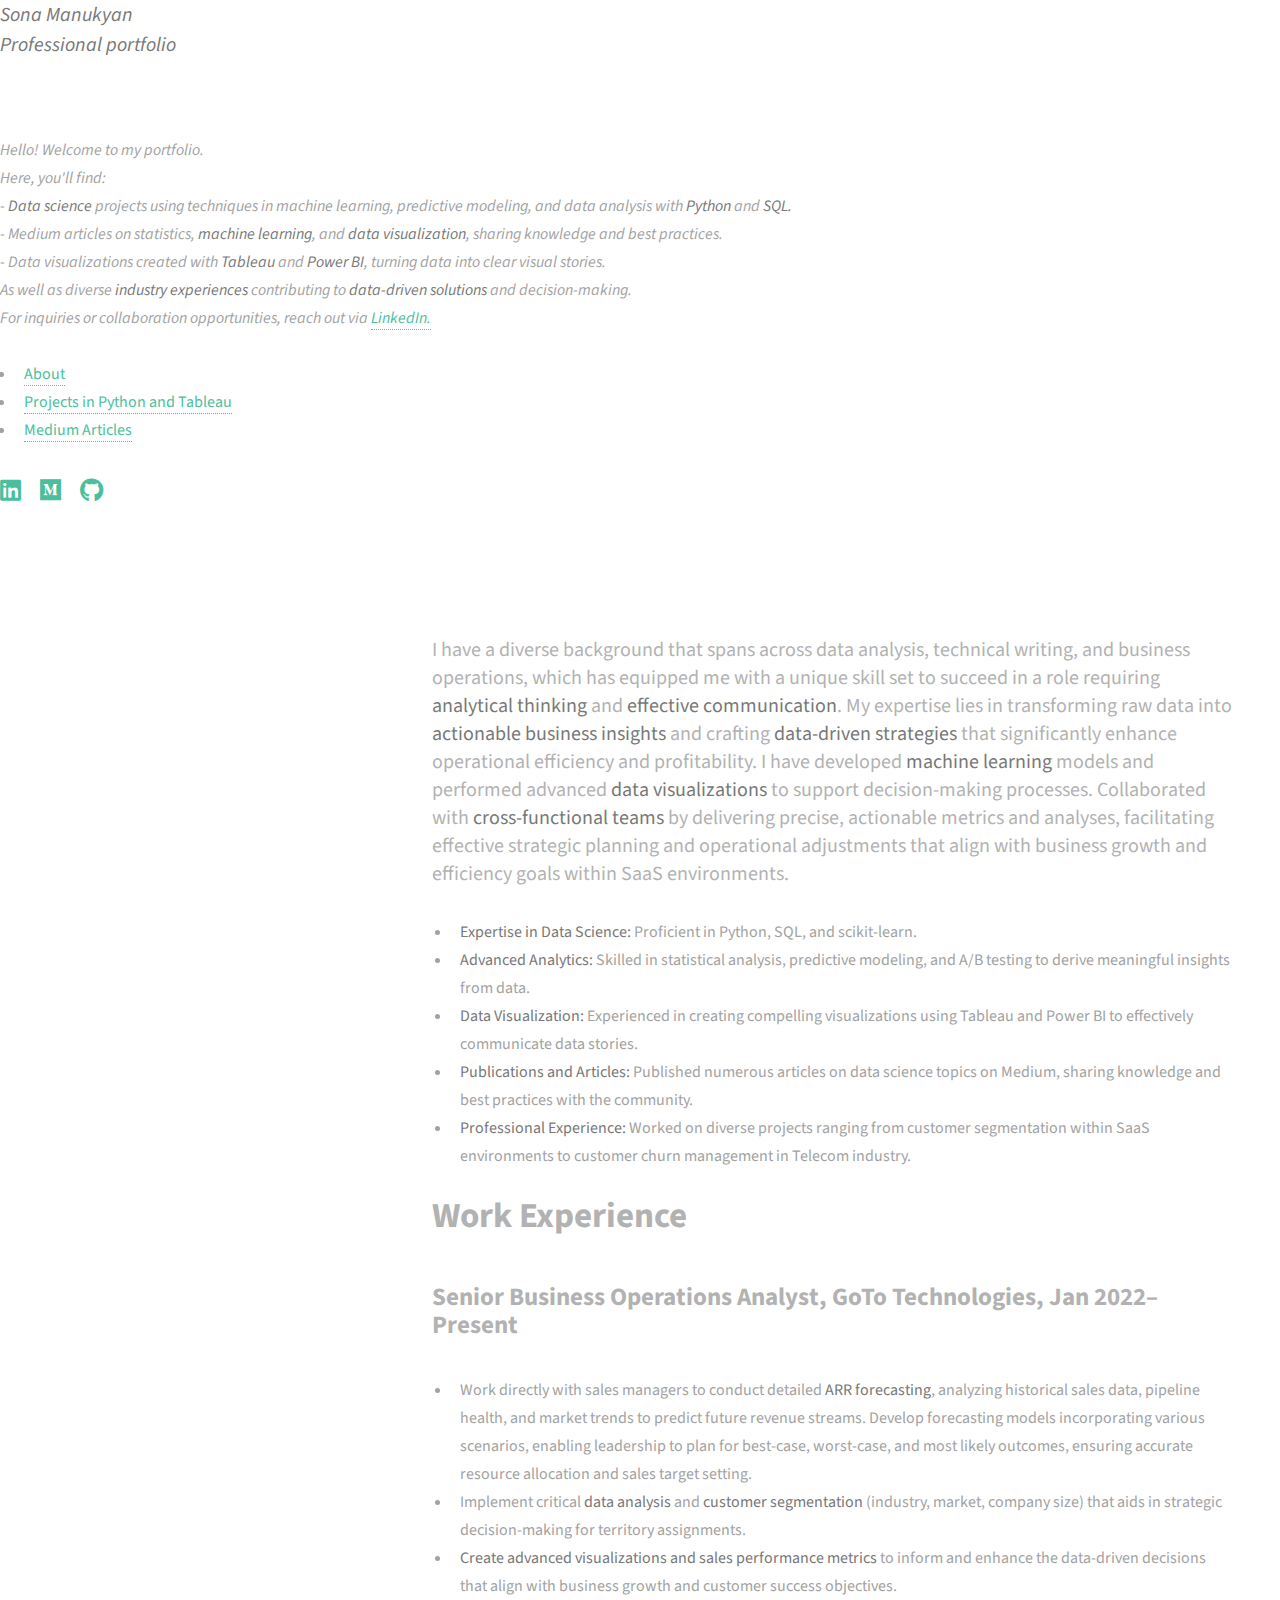
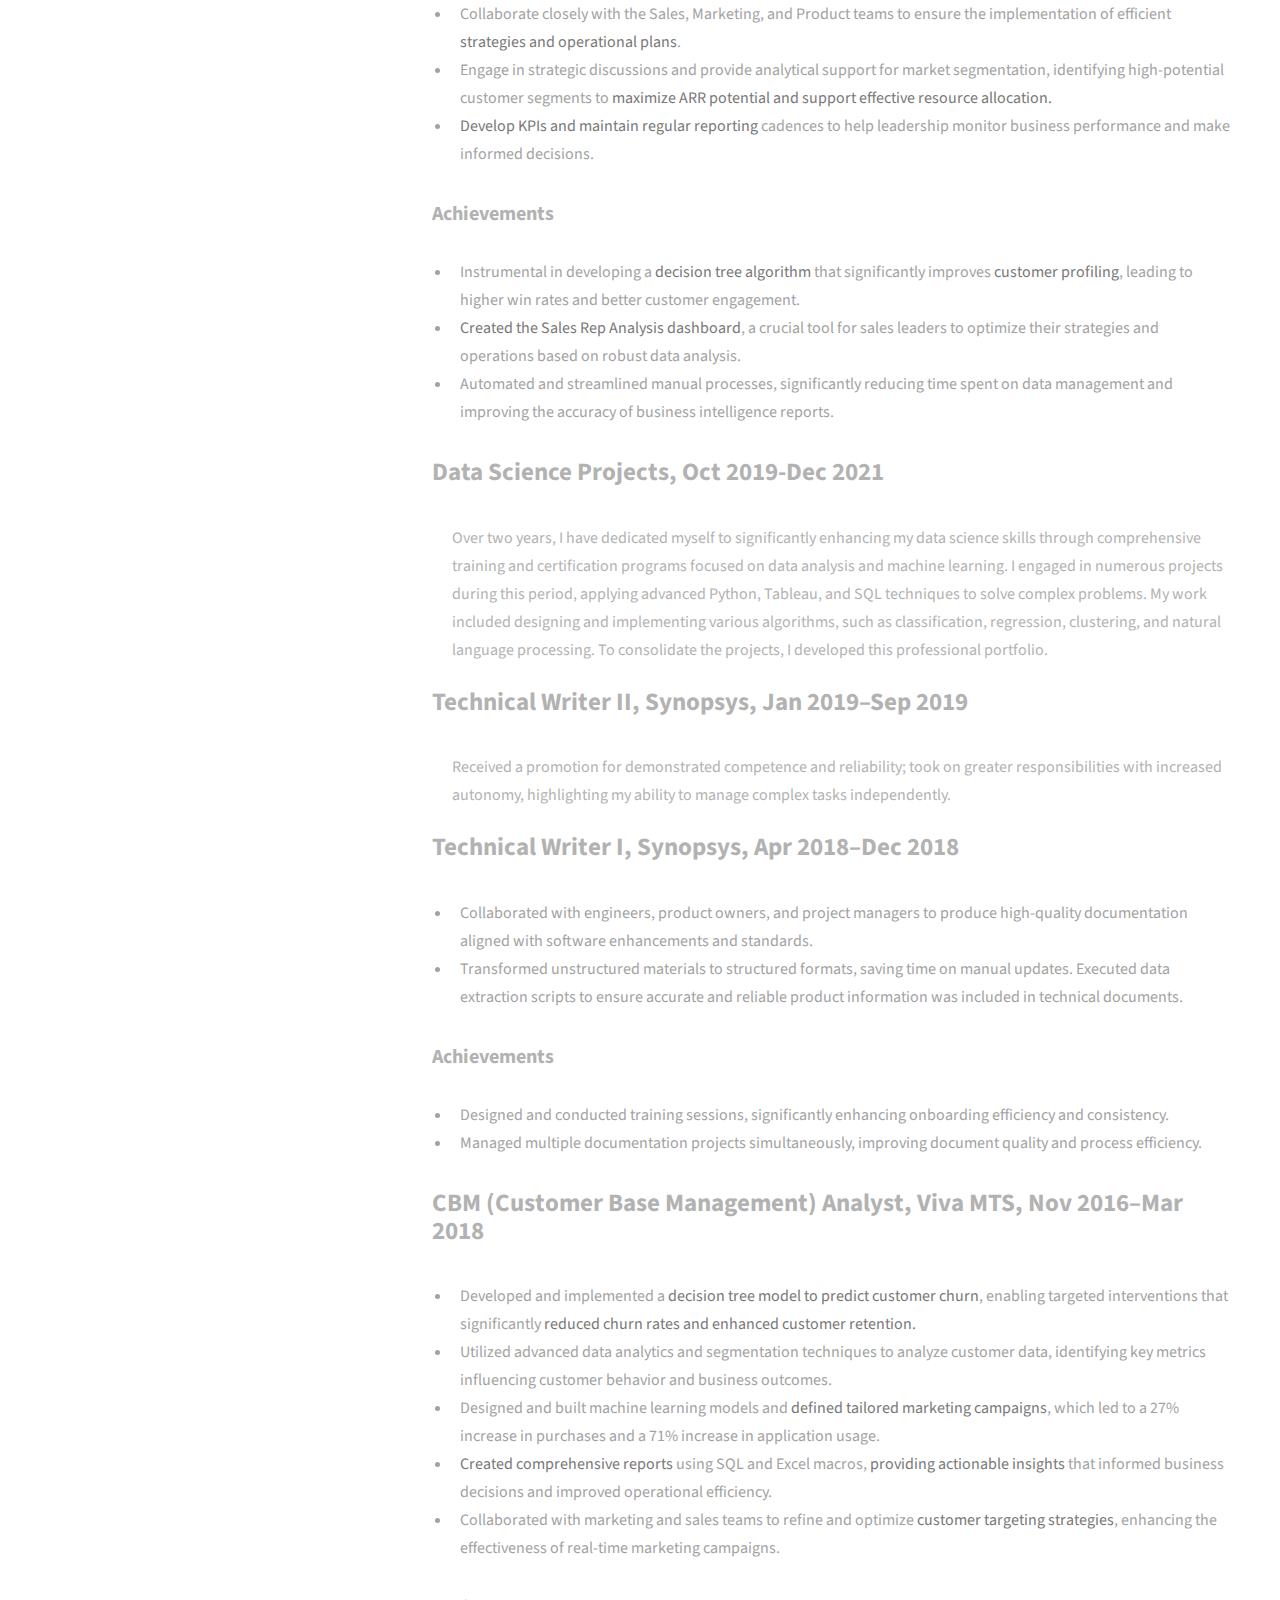
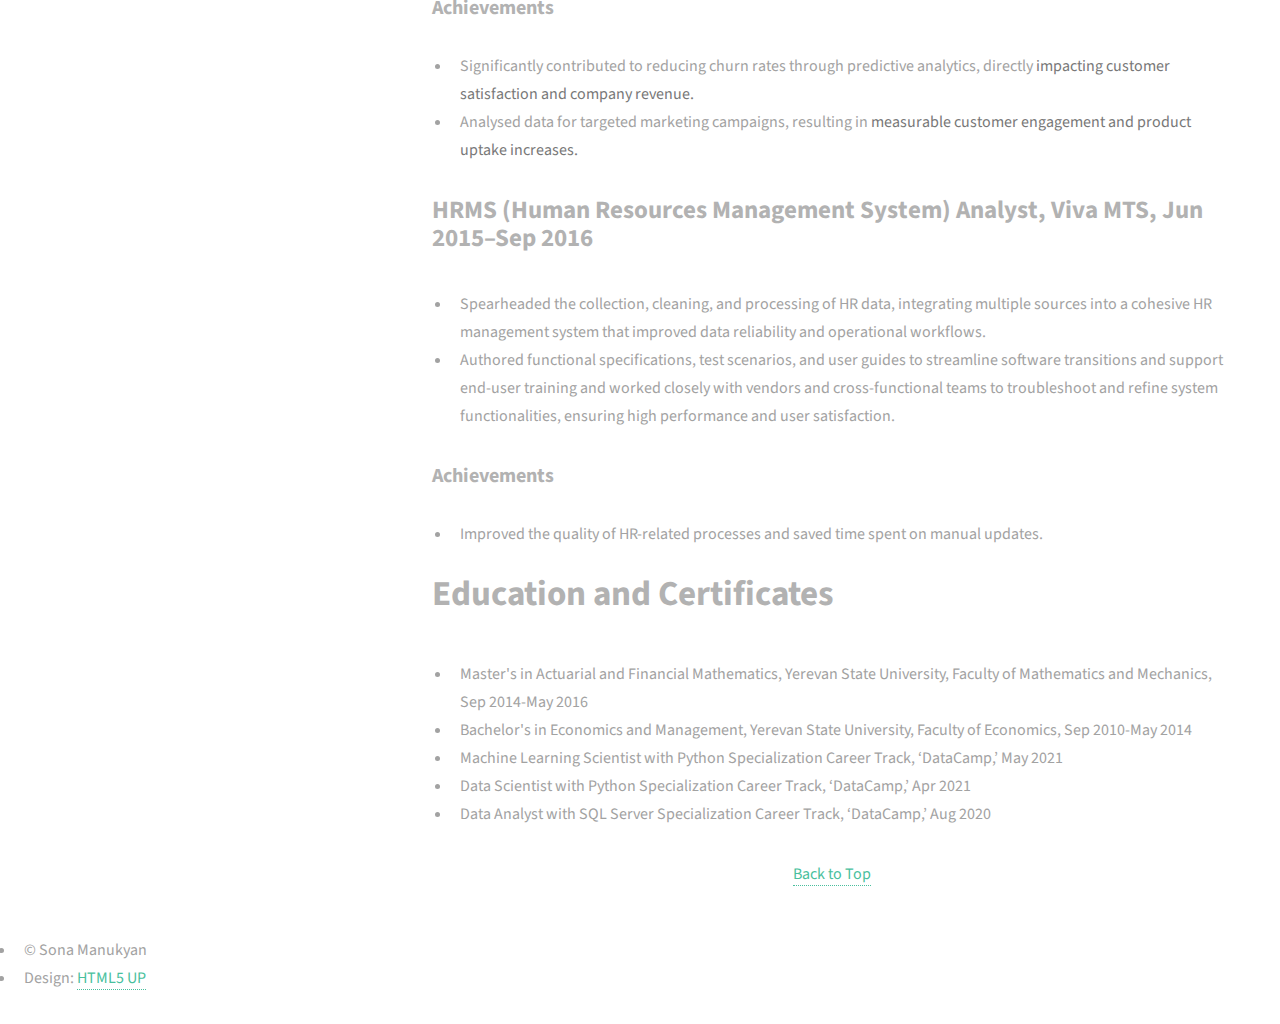
<file: summary.html>
<!DOCTYPE HTML>
<!--
	Massively by HTML5 UP
	html5up.net | @ajlkn
	Free for personal and commercial use under the CCA 3.0 license (html5up.net/license)
-->
<html>
	<head>
		<title>Professional Summary</title>
		<meta charset="utf-8" />
		<meta name="viewport" content="width=device-width, initial-scale=1, user-scalable=no" />
		<link rel="stylesheet" href="assets/css/main.css" />
		<noscript><link rel="stylesheet" href="assets/css/noscript.css" /></noscript>
	</head>
	<body class="is-preload">

		<!-- Wrapper -->
		<div id="wrapper" class="fade-in">

			<!-- Intro -->
				<div id="intro">
					<h3 style="font-style: italic;">Sona Manukyan <br> Professional portfolio</h3><br><br>
						<p style="max-width: 1300px; margin: 0 auto; font-style: italic;">Hello! Welcome to my portfolio.<br>Here, you'll find:<br>
						- <b>Data science</b> projects using techniques in machine learning, predictive modeling, and data analysis with <b>Python</b> and <b>SQL.</b><br>
						- Medium articles on statistics, <b>machine learning</b>, and <b>data visualization</b>, sharing knowledge and best practices.<br>
						- Data visualizations created with <b>Tableau</b> and <b>Power BI</b>, turning data into clear visual stories.
						<br>As well as diverse <b>industry experiences</b> contributing to <b>data-driven solutions</b> and decision-making.<br>
						For inquiries or collaboration opportunities, reach out via <a href="https://www.linkedin.com/in/sonamanukyan/" target="_blank">LinkedIn.</a><br><br></p>

					
				</div>
				<!-- Nav -->
					<nav id="nav">
						<ul class="links">
							<li class="active"><a href="summary.html">About</a></li>
							<li><a href="machinelearning.html">Projects in Python and Tableau</a></li>
							<li><a href="medium.html">Medium Articles</a></li>
						</ul>
						<ul class="icons">
							<li><a href="https://www.linkedin.com/in/sonamanukyan/" class="icon brands fa-linkedin"><span class="label">LinkedIn</span></a></li>
							<li><a href="https://medium.com/@sonamanukyan" class="icon brands fa-medium"><span class="label">Medium</span></a></li>
							<li><a href="https://github.com/sonamanukyan92" class="icon brands fa-github"><span class="label">GitHub</span></a></li>
						</ul>
					</nav>

				<!-- Main -->
					<div id="main">

						<!-- Post -->
							<section class="post">
								<header class="major">
					
									
									<p style="font-size: 20px; font-weight: italic;">I have a diverse background that spans across data analysis, technical writing, and business operations, which has 
										equipped me with a unique skill set to succeed in a role requiring <b>analytical thinking</b> and <b>effective communication</b>. My 
										expertise lies in transforming raw data into <b>actionable business insights</b> and crafting <b>data-driven strategies</b> that 
										significantly enhance operational efficiency and profitability. I have developed <b>machine learning</b> models and performed 
										advanced <b>data visualizations</b> to support decision-making processes. Collaborated with <b>cross-functional teams</b> by 
										delivering precise, actionable metrics and analyses, facilitating effective strategic planning and operational adjustments 
										that align with business growth and efficiency goals within SaaS environments. 
										 
										<ul style="text-align: left; padding-left: 20px;">
										<li><b>Expertise in Data Science:</b> Proficient in Python, SQL, and scikit-learn.</li>
										<li><b>Advanced Analytics:</b> Skilled in statistical analysis, predictive modeling, and A/B testing to derive meaningful insights from data.</li>
										<li><b>Data Visualization:</b> Experienced in creating compelling visualizations using Tableau and Power BI to effectively communicate data stories.</li>
										<li><b>Publications and Articles:</b> Published numerous articles on data science topics on Medium, sharing knowledge and best practices with the community.</li>
										<li><b>Professional Experience:</b> Worked on diverse projects ranging from customer segmentation within SaaS environments to customer churn management in Telecom industry.</li></ul>
									</p>
									<p style="font-size: 35px; font-weight: bold;">Work Experience</p>
									<p style="font-size: 25px; font-weight: bold;">Senior Business Operations Analyst, GoTo Technologies, Jan 2022–Present</p>
										<ul style="text-align: left; padding-left: 20px;">
										<li>Work directly with sales managers to conduct detailed <b>ARR forecasting</b>, analyzing historical sales data, pipeline health, and market trends to predict future revenue streams. Develop forecasting models incorporating various scenarios, enabling leadership to plan for best-case, worst-case, and most likely outcomes, ensuring accurate resource allocation and sales target setting.</li>
										<li>Implement critical <b>data analysis</b> and <b>customer segmentation</b> (industry, market, company size) that aids in strategic decision-making for territory assignments.</li>
										<li><b>Create advanced visualizations and sales performance metrics</b> to inform and enhance the data-driven decisions that align with business growth and customer success objectives. </li>
										<li>Collaborate closely with the Sales, Marketing, and Product teams to ensure the implementation of efficient <b>strategies and operational plans</b>.</li>
										<li>Engage in strategic discussions and provide analytical support for market segmentation, identifying high-potential customer segments to <b> maximize ARR potential and support effective resource allocation.</b></li>
										<li><b>Develop KPIs and maintain regular reporting</b> cadences to help leadership monitor business performance and make informed decisions.</li>
									</ul>
									<p style="font-size: 20px; font-weight: bold;">Achievements</p>
									    <ul style="text-align: left; padding-left: 20px;">
										<li>Instrumental in developing a <b>decision tree algorithm</b> that significantly improves <b>customer profiling</b>, leading to higher win rates and better customer engagement. </li>
										<li><b>Created the Sales Rep Analysis dashboard</b>, a crucial tool for sales leaders to optimize their strategies and operations based on robust data analysis.</li>
										<li>Automated and streamlined manual processes, significantly reducing time spent on data management and improving the accuracy of business intelligence reports.</li>
									</ul>
									</p>
									<p style="font-size: 25px; font-weight: bold;">Data Science Projects, Oct 2019-Dec 2021</p>
									<p style="text-align: left; padding-left: 20px;">Over two years, I have dedicated myself to significantly enhancing my data science skills through comprehensive training and 
										certification programs focused on data analysis and machine learning. I engaged in numerous projects during this period, applying advanced Python, Tableau, and SQL techniques to solve complex problems. 
										My work included designing and implementing various algorithms, such as classification, regression, clustering, and natural language processing. To consolidate the projects, I developed this professional portfolio.</p>
										<p style="font-size: 25px; font-weight: bold;">Technical Writer II, Synopsys, Jan 2019–Sep 2019</p>
										<p style="text-align: left; padding-left: 20px;">Received a promotion for demonstrated competence and reliability; took on greater responsibilities with increased autonomy, highlighting my ability to manage complex tasks independently.</p>
										<p style="font-size: 25px; font-weight: bold;">Technical Writer I, Synopsys, Apr 2018–Dec 2018</p>
										<ul style="text-align: left; padding-left: 20px;">
											<li>Collaborated with engineers, product owners, and project managers to produce high-quality documentation aligned with software enhancements and standards.</li>
											<li>Transformed unstructured materials to structured formats, saving time on manual updates. Executed data extraction scripts to ensure accurate and reliable product information was included in technical documents.</li>
										</ul>
										<p style="font-size: 20px; font-weight: bold;">Achievements</p>
											<ul style="text-align: left; padding-left: 20px;">
											<li>Designed and conducted training sessions, significantly enhancing onboarding efficiency and consistency.</li>
											<li>Managed multiple documentation projects simultaneously, improving document quality and process efficiency.</li>
										</ul>
										</p>
										<p style="font-size: 25px; font-weight: bold;">CBM (Customer Base Management) Analyst, Viva MTS, Nov 2016–Mar 2018</p>
										<ul style="text-align: left; padding-left: 20px;">
										<li>Developed and implemented a <b>decision tree model to predict customer churn</b>, enabling targeted interventions that significantly <b>reduced churn rates and enhanced customer retention.</b></li>
										<li>Utilized advanced data analytics and segmentation techniques to analyze customer data, identifying key metrics influencing customer behavior and business outcomes.</li>
										<li>Designed and built machine learning models and <b>defined tailored marketing campaigns</b>, which led to a 27% increase in purchases and a 71% increase in application usage.</li>
										<li><b>Created comprehensive reports</b> using SQL and Excel macros, <b>providing actionable insights</b> that informed business decisions and improved operational efficiency.</li>
										<li>Collaborated with marketing and sales teams to refine and optimize <b>customer targeting strategies</b>, enhancing the effectiveness of real-time marketing campaigns. </li>
									</ul>
									<p style="font-size: 20px; font-weight: bold;">Achievements</p>
									    <ul style="text-align: left; padding-left: 20px;">
										<li>Significantly contributed to reducing churn rates through predictive analytics, directly <b>impacting customer satisfaction and company revenue.</b></li>
										<li>Analysed data for targeted marketing campaigns, resulting in <b>measurable customer engagement and product uptake increases.</b></li>
									</ul>
									</p>
									<p style="font-size: 25px; font-weight: bold;">HRMS (Human Resources Management System) Analyst, Viva MTS, Jun 2015–Sep 2016</p>
									<ul style="text-align: left; padding-left: 20px;">
										<li>Spearheaded the collection, cleaning, and processing of HR data, integrating multiple sources into a cohesive HR management system that improved data reliability and operational workflows.</li>
										<li>Authored functional specifications, test scenarios, and user guides to streamline software transitions and support end-user training and worked closely with vendors and cross-functional teams to troubleshoot and refine system functionalities, ensuring high performance and user satisfaction.</li>
									</ul>
									<p style="font-size: 20px; font-weight: bold;">Achievements</p>
										<ul style="text-align: left; padding-left: 20px;">
										<li>Improved the quality of HR-related processes and saved time spent on manual updates.</li>
									</ul>
									</p>
									<p style="font-size: 35px; font-weight: bold;">Education and Certificates</p>
										<ul style="text-align: left; padding-left: 20px;">
										<li>Master's in Actuarial and Financial Mathematics, Yerevan State University, Faculty of Mathematics and Mechanics, Sep 2014-May 2016</li>
										<li>Bachelor's in Economics and Management, Yerevan State University, Faculty of Economics, Sep 2010-May 2014</li>
										<li>Machine Learning Scientist with Python Specialization Career Track, ‘DataCamp,’ May 2021</li>
										<li>Data Scientist with Python Specialization Career Track, ‘DataCamp,’ Apr 2021</li>
										<li>Data Analyst with SQL Server Specialization Career Track, ‘DataCamp,’ Aug 2020</li>
									</ul>
									</header>

						<!-- Footer -->
						<footer>
							<div style="text-align: center ; padding-center: 20px;" class="back-to-top">
								<a href="#wrapper">Back to Top</a>
							</div>
						</footer>

				</div>
				
			<!-- Copyright -->
				<div id="copyright">
					<ul><li>&copy; Sona Manukyan</li><li>Design: <a href="https://html5up.net">HTML5 UP</a></li></ul>
				</div>

		</div>
	</div>
</div>
	

		<!-- Scripts -->
			<script src="assets/js/jquery.min.js"></script>
			<script src="assets/js/jquery.scrollex.min.js"></script>
			<script src="assets/js/jquery.scrolly.min.js"></script>
			<script src="assets/js/browser.min.js"></script>
			<script src="assets/js/breakpoints.min.js"></script>
			<script src="assets/js/util.js"></script>
			<script src="assets/js/main.js"></script>

	</body>
</html>
</file>
<file: assets/css/main.css>
@import url("fontawesome-all.min.css");
@import url("https://fonts.googleapis.com/css?family=Source+Sans+Pro:400,400italic");

/*
	Strata by HTML5 UP
	html5up.net | @ajlkn
	Free for personal and commercial use under the CCA 3.0 license (html5up.net/license)
*/

html, body, div, span, applet, object,
iframe, h1, h2, h3, h4, h5, h6, p, blockquote,
pre, a, abbr, acronym, address, big, cite,
code, del, dfn, em, img, ins, kbd, q, s, samp,
small, strike, strong, sub, sup, tt, var, b,
u, i, center, dl, dt, dd, ol, ul, li, fieldset,
form, label, legend, table, caption, tbody,
tfoot, thead, tr, th, td, article, aside,
canvas, details, embed, figure, figcaption,
footer, header, hgroup, menu, nav, output, ruby,
section, summary, time, mark, audio, video {
	margin: 0;
	padding: 0;
	border: 0;
	font-size: 100%;
	font: inherit;
	vertical-align: baseline;}

article, aside, details, figcaption, figure,
footer, header, hgroup, menu, nav, section {
	display: block;}

body {
	line-height: 1;
}

ol, ul {
	list-style: none;
}

blockquote, q {
	quotes: none;
}

	blockquote:before, blockquote:after, q:before, q:after {
		content: '';
		content: none;
	}

table {
	border-collapse: collapse;
	border-spacing: 0;
}

body {
	-webkit-text-size-adjust: none;
}

mark {
	background-color: transparent;
	color: inherit;
}

input::-moz-focus-inner {
	border: 0;
	padding: 0;
}

input, select, textarea {
	-moz-appearance: none;
	-webkit-appearance: none;
	-ms-appearance: none;
	appearance: none;
}

/* Basic */

	html {
		box-sizing: border-box;
	}

	*, *:before, *:after {
		box-sizing: inherit;
	}

	body {
		background: #fff;
	}

		body.is-preload *, body.is-preload *:before, body.is-preload *:after {
			-moz-animation: none !important;
			-webkit-animation: none !important;
			-ms-animation: none !important;
			animation: none !important;
			-moz-transition: none !important;
			-webkit-transition: none !important;
			-ms-transition: none !important;
			transition: none !important;
		}

	body, input, select, textarea {
		color: #a2a2a2;
		font-family: "Source Sans Pro", Helvetica, sans-serif;
		font-size: 16pt;
		font-weight: 400;
		line-height: 1.75em;
	}

	a {
		-moz-transition: color 0.2s ease-in-out, border-color 0.2s ease-in-out;
		-webkit-transition: color 0.2s ease-in-out, border-color 0.2s ease-in-out;
		-ms-transition: color 0.2s ease-in-out, border-color 0.2s ease-in-out;
		transition: color 0.2s ease-in-out, border-color 0.2s ease-in-out;
		border-bottom: dotted 1px;
		color: #49bf9d;
		text-decoration: none;
	}

		a:hover {
			border-bottom-color: transparent;
			color: #49bf9d !important;
			text-decoration: none;
		}

	strong, b {
		color: #787878;
		font-weight: 400;
	}

	em, i {
		font-style: italic;
	}

	p {
		margin: 0 0 2em 0;
	}

	h1, h2, h3, h4, h5, h6 {
		color: #787878;
		font-weight: 400;
		line-height: 1em;
		margin: 0 0 1em 0;
	}

		h1 a, h2 a, h3 a, h4 a, h5 a, h6 a {
			color: inherit;
			text-decoration: none;
		}

	h1 {
		font-size: 2em;
		line-height: 1.5em;
	}

	h2 {
		font-size: 1.5em;
		line-height: 1.5em;
	}

	h3 {
		font-size: 1.25em;
		line-height: 1.5em;
	}

	h4 {
		font-size: 1.1em;
		line-height: 1.5em;
	}

	h5 {
		font-size: 0.9em;
		line-height: 1.5em;
	}

	h6 {
		font-size: 0.7em;
		line-height: 1.5em;
	}

	sub {
		font-size: 0.8em;
		position: relative;
		top: 0.5em;
	}

	sup {
		font-size: 0.8em;
		position: relative;
		top: -0.5em;
	}

	hr {
		border: 0;
		border-bottom: solid 2px #efefef;
		margin: 2em 0;
	}

		hr.major {
			margin: 3em 0;
		}

	blockquote {
		border-left: solid 6px #efefef;
		font-style: italic;
		margin: 0 0 2em 0;
		padding: 0.5em 0 0.5em 1.5em;
	}

	code {
		background: #f7f7f7;
		border-radius: 0.35em;
		border: solid 2px #efefef;
		font-family: "Courier New", monospace;
		font-size: 0.9em;
		margin: 0 0.25em;
		padding: 0.25em 0.65em;
	}

	pre {
		-webkit-overflow-scrolling: touch;
		font-family: "Courier New", monospace;
		font-size: 0.9em;
		margin: 0 0 2em 0;
	}

		pre code {
			display: block;
			line-height: 1.75em;
			padding: 1em 1.5em;
			overflow-x: auto;
		}

	.align-left {
		text-align: left;
	}

	.align-center {
		text-align: center;
	}

	.align-right {
		text-align: right;
	}

/* Container */

	.container {
		margin: 0 auto;
		max-width: calc(100% - 4em);
		width: 100%;
	}

		.container.xsmall {
			width: 25%;
		}

		.container.small {
			width: 50%;
		}

		.container.medium {
			width: 75%;
		}

		.container.large {
			width: 125%;
		}

		.container.xlarge {
			width: 150%;
		}

		.container.max {
			width: 100%;
		}

		@media screen and (max-width: 980px) {

			.container {
				width: 100% !important;
				max-width: 100% !important;
			}

		}

		@media screen and (max-width: 480px) {

			.container {
				max-width: calc(100% - 3em);
			}

		}

/* Row */

	.row {
		display: flex;
		flex-wrap: wrap;
		box-sizing: border-box;
		align-items: stretch;
	}

		.row > * {
			box-sizing: border-box;
		}

		.row.gtr-uniform > * > :last-child {
			margin-bottom: 0;
		}

		.row.aln-left {
			justify-content: flex-start;
		}

		.row.aln-center {
			justify-content: center;
		}

		.row.aln-right {
			justify-content: flex-end;
		}

		.row.aln-top {
			align-items: flex-start;
		}

		.row.aln-middle {
			align-items: center;
		}

		.row.aln-bottom {
			align-items: flex-end;
		}

		.row > .imp {
			order: -1;
		}

		.row > .col-1 {
			width: 8.33333%;
		}

		.row > .off-1 {
			margin-left: 8.33333%;
		}

		.row > .col-2 {
			width: 16.66667%;
		}

		.row > .off-2 {
			margin-left: 16.66667%;
		}

		.row > .col-3 {
			width: 25%;
		}

		.row > .off-3 {
			margin-left: 25%;
		}

		.row > .col-4 {
			width: 33.33333%;
		}

		.row > .off-4 {
			margin-left: 33.33333%;
		}

		.row > .col-5 {
			width: 41.66667%;
		}

		.row > .off-5 {
			margin-left: 41.66667%;
		}

		.row > .col-6 {
			width: 50%;
		}

		.row > .off-6 {
			margin-left: 50%;
		}

		.row > .col-7 {
			width: 58.33333%;
		}

		.row > .off-7 {
			margin-left: 58.33333%;
		}

		.row > .col-8 {
			width: 66.66667%;
		}

		.row > .off-8 {
			margin-left: 66.66667%;
		}

		.row > .col-9 {
			width: 75%;
		}

		.row > .off-9 {
			margin-left: 75%;
		}

		.row > .col-10 {
			width: 83.33333%;
		}

		.row > .off-10 {
			margin-left: 83.33333%;
		}

		.row > .col-11 {
			width: 91.66667%;
		}

		.row > .off-11 {
			margin-left: 91.66667%;
		}

		.row > .col-12 {
			width: 100%;
		}

		.row > .off-12 {
			margin-left: 100%;
		}

		.row.gtr-0 {
			margin-top: 0;
			margin-left: 0em;
		}

			.row.gtr-0 > * {
				padding: 0 0 0 0em;
			}

			.row.gtr-0.gtr-uniform {
				margin-top: 0em;
			}

				.row.gtr-0.gtr-uniform > * {
					padding-top: 0em;
				}

		.row.gtr-25 {
			margin-top: 0;
			margin-left: -0.625em;
		}

			.row.gtr-25 > * {
				padding: 0 0 0 0.625em;
			}

			.row.gtr-25.gtr-uniform {
				margin-top: -0.625em;
			}

				.row.gtr-25.gtr-uniform > * {
					padding-top: 0.625em;
				}

		.row.gtr-50 {
			margin-top: 0;
			margin-left: -1.25em;
		}

			.row.gtr-50 > * {
				padding: 0 0 0 1.25em;
			}

			.row.gtr-50.gtr-uniform {
				margin-top: -1.25em;
			}

				.row.gtr-50.gtr-uniform > * {
					padding-top: 1.25em;
				}

		.row {
			margin-top: 0;
			margin-left: -2.5em;
		}

			.row > * {
				padding: 0 0 0 2.5em;
			}

			.row.gtr-uniform {
				margin-top: -2.5em;
			}

				.row.gtr-uniform > * {
					padding-top: 2.5em;
				}

		.row.gtr-150 {
			margin-top: 0;
			margin-left: -3.75em;
		}

			.row.gtr-150 > * {
				padding: 0 0 0 3.75em;
			}

			.row.gtr-150.gtr-uniform {
				margin-top: -3.75em;
			}

				.row.gtr-150.gtr-uniform > * {
					padding-top: 3.75em;
				}

		.row.gtr-200 {
			margin-top: 0;
			margin-left: -5em;
		}

			.row.gtr-200 > * {
				padding: 0 0 0 5em;
			}

			.row.gtr-200.gtr-uniform {
				margin-top: -5em;
			}

				.row.gtr-200.gtr-uniform > * {
					padding-top: 5em;
				}

		@media screen and (max-width: 1800px) {

			.row {
				display: flex;
				flex-wrap: wrap;
				box-sizing: border-box;
				align-items: stretch;
			}

				.row > * {
					box-sizing: border-box;
				}

				.row.gtr-uniform > * > :last-child {
					margin-bottom: 0;
				}

				.row.aln-left {
					justify-content: flex-start;
				}

				.row.aln-center {
					justify-content: center;
				}

				.row.aln-right {
					justify-content: flex-end;
				}

				.row.aln-top {
					align-items: flex-start;
				}

				.row.aln-middle {
					align-items: center;
				}

				.row.aln-bottom {
					align-items: flex-end;
				}

				.row > .imp-xlarge {
					order: -1;
				}

				.row > .col-1-xlarge {
					width: 8.33333%;
				}

				.row > .off-1-xlarge {
					margin-left: 8.33333%;
				}

				.row > .col-2-xlarge {
					width: 16.66667%;
				}

				.row > .off-2-xlarge {
					margin-left: 16.66667%;
				}

				.row > .col-3-xlarge {
					width: 25%;
				}

				.row > .off-3-xlarge {
					margin-left: 25%;
				}

				.row > .col-4-xlarge {
					width: 33.33333%;
				}

				.row > .off-4-xlarge {
					margin-left: 33.33333%;
				}

				.row > .col-5-xlarge {
					width: 41.66667%;
				}

				.row > .off-5-xlarge {
					margin-left: 41.66667%;
				}

				.row > .col-6-xlarge {
					width: 50%;
				}

				.row > .off-6-xlarge {
					margin-left: 50%;
				}

				.row > .col-7-xlarge {
					width: 58.33333%;
				}

				.row > .off-7-xlarge {
					margin-left: 58.33333%;
				}

				.row > .col-8-xlarge {
					width: 66.66667%;
				}

				.row > .off-8-xlarge {
					margin-left: 66.66667%;
				}

				.row > .col-9-xlarge {
					width: 75%;
				}

				.row > .off-9-xlarge {
					margin-left: 75%;
				}

				.row > .col-10-xlarge {
					width: 83.33333%;
				}

				.row > .off-10-xlarge {
					margin-left: 83.33333%;
				}

				.row > .col-11-xlarge {
					width: 91.66667%;
				}

				.row > .off-11-xlarge {
					margin-left: 91.66667%;
				}

				.row > .col-12-xlarge {
					width: 100%;
				}

				.row > .off-12-xlarge {
					margin-left: 100%;
				}

				.row.gtr-0 {
					margin-top: 0;
					margin-left: 0em;
				}

					.row.gtr-0 > * {
						padding: 0 0 0 0em;
					}

					.row.gtr-0.gtr-uniform {
						margin-top: 0em;
					}

						.row.gtr-0.gtr-uniform > * {
							padding-top: 0em;
						}

				.row.gtr-25 {
					margin-top: 0;
					margin-left: -0.625em;
				}

					.row.gtr-25 > * {
						padding: 0 0 0 0.625em;
					}

					.row.gtr-25.gtr-uniform {
						margin-top: -0.625em;
					}

						.row.gtr-25.gtr-uniform > * {
							padding-top: 0.625em;
						}

				.row.gtr-50 {
					margin-top: 0;
					margin-left: -1.25em;
				}

					.row.gtr-50 > * {
						padding: 0 0 0 1.25em;
					}

					.row.gtr-50.gtr-uniform {
						margin-top: -1.25em;
					}

						.row.gtr-50.gtr-uniform > * {
							padding-top: 1.25em;
						}

				.row {
					margin-top: 0;
					margin-left: -2.5em;
				}

					.row > * {
						padding: 0 0 0 2.5em;
					}

					.row.gtr-uniform {
						margin-top: -2.5em;
					}

						.row.gtr-uniform > * {
							padding-top: 2.5em;
						}

				.row.gtr-150 {
					margin-top: 0;
					margin-left: -3.75em;
				}

					.row.gtr-150 > * {
						padding: 0 0 0 3.75em;
					}

					.row.gtr-150.gtr-uniform {
						margin-top: -3.75em;
					}

						.row.gtr-150.gtr-uniform > * {
							padding-top: 3.75em;
						}

				.row.gtr-200 {
					margin-top: 0;
					margin-left: -5em;
				}

					.row.gtr-200 > * {
						padding: 0 0 0 5em;
					}

					.row.gtr-200.gtr-uniform {
						margin-top: -5em;
					}

						.row.gtr-200.gtr-uniform > * {
							padding-top: 5em;
						}

		}

		@media screen and (max-width: 1280px) {

			.row {
				display: flex;
				flex-wrap: wrap;
				box-sizing: border-box;
				align-items: stretch;
			}

				.row > * {
					box-sizing: border-box;
				}

				.row.gtr-uniform > * > :last-child {
					margin-bottom: 0;
				}

				.row.aln-left {
					justify-content: flex-start;
				}

				.row.aln-center {
					justify-content: center;
				}

				.row.aln-right {
					justify-content: flex-end;
				}

				.row.aln-top {
					align-items: flex-start;
				}

				.row.aln-middle {
					align-items: center;
				}

				.row.aln-bottom {
					align-items: flex-end;
				}

				.row > .imp-large {
					order: -1;
				}

				.row > .col-1-large {
					width: 8.33333%;
				}

				.row > .off-1-large {
					margin-left: 8.33333%;
				}

				.row > .col-2-large {
					width: 16.66667%;
				}

				.row > .off-2-large {
					margin-left: 16.66667%;
				}

				.row > .col-3-large {
					width: 25%;
				}

				.row > .off-3-large {
					margin-left: 25%;
				}

				.row > .col-4-large {
					width: 33.33333%;
				}

				.row > .off-4-large {
					margin-left: 33.33333%;
				}

				.row > .col-5-large {
					width: 41.66667%;
				}

				.row > .off-5-large {
					margin-left: 41.66667%;
				}

				.row > .col-6-large {
					width: 50%;
				}

				.row > .off-6-large {
					margin-left: 50%;
				}

				.row > .col-7-large {
					width: 58.33333%;
				}

				.row > .off-7-large {
					margin-left: 58.33333%;
				}

				.row > .col-8-large {
					width: 66.66667%;
				}

				.row > .off-8-large {
					margin-left: 66.66667%;
				}

				.row > .col-9-large {
					width: 75%;
				}

				.row > .off-9-large {
					margin-left: 75%;
				}

				.row > .col-10-large {
					width: 83.33333%;
				}

				.row > .off-10-large {
					margin-left: 83.33333%;
				}

				.row > .col-11-large {
					width: 91.66667%;
				}

				.row > .off-11-large {
					margin-left: 91.66667%;
				}

				.row > .col-12-large {
					width: 100%;
				}

				.row > .off-12-large {
					margin-left: 100%;
				}

				.row.gtr-0 {
					margin-top: 0;
					margin-left: 0em;
				}

					.row.gtr-0 > * {
						padding: 0 0 0 0em;
					}

					.row.gtr-0.gtr-uniform {
						margin-top: 0em;
					}

						.row.gtr-0.gtr-uniform > * {
							padding-top: 0em;
						}

				.row.gtr-25 {
					margin-top: 0;
					margin-left: -0.5em;
				}

					.row.gtr-25 > * {
						padding: 0 0 0 0.5em;
					}

					.row.gtr-25.gtr-uniform {
						margin-top: -0.5em;
					}

						.row.gtr-25.gtr-uniform > * {
							padding-top: 0.5em;
						}

				.row.gtr-50 {
					margin-top: 0;
					margin-left: -1em;
				}

					.row.gtr-50 > * {
						padding: 0 0 0 1em;
					}

					.row.gtr-50.gtr-uniform {
						margin-top: -1em;
					}

						.row.gtr-50.gtr-uniform > * {
							padding-top: 1em;
						}

				.row {
					margin-top: 0;
					margin-left: -2em;
				}

					.row > * {
						padding: 0 0 0 2em;
					}

					.row.gtr-uniform {
						margin-top: -2em;
					}

						.row.gtr-uniform > * {
							padding-top: 2em;
						}

				.row.gtr-150 {
					margin-top: 0;
					margin-left: -3em;
				}

					.row.gtr-150 > * {
						padding: 0 0 0 3em;
					}

					.row.gtr-150.gtr-uniform {
						margin-top: -3em;
					}

						.row.gtr-150.gtr-uniform > * {
							padding-top: 3em;
						}

				.row.gtr-200 {
					margin-top: 0;
					margin-left: -4em;
				}

					.row.gtr-200 > * {
						padding: 0 0 0 4em;
					}

					.row.gtr-200.gtr-uniform {
						margin-top: -4em;
					}

						.row.gtr-200.gtr-uniform > * {
							padding-top: 4em;
						}

		}

		@media screen and (max-width: 980px) {

			.row {
				display: flex;
				flex-wrap: wrap;
				box-sizing: border-box;
				align-items: stretch;
			}

				.row > * {
					box-sizing: border-box;
				}

				.row.gtr-uniform > * > :last-child {
					margin-bottom: 0;
				}

				.row.aln-left {
					justify-content: flex-start;
				}

				.row.aln-center {
					justify-content: center;
				}

				.row.aln-right {
					justify-content: flex-end;
				}

				.row.aln-top {
					align-items: flex-start;
				}

				.row.aln-middle {
					align-items: center;
				}

				.row.aln-bottom {
					align-items: flex-end;
				}

				.row > .imp-medium {
					order: -1;
				}

				.row > .col-1-medium {
					width: 8.33333%;
				}

				.row > .off-1-medium {
					margin-left: 8.33333%;
				}

				.row > .col-2-medium {
					width: 16.66667%;
				}

				.row > .off-2-medium {
					margin-left: 16.66667%;
				}

				.row > .col-3-medium {
					width: 25%;
				}

				.row > .off-3-medium {
					margin-left: 25%;
				}

				.row > .col-4-medium {
					width: 33.33333%;
				}

				.row > .off-4-medium {
					margin-left: 33.33333%;
				}

				.row > .col-5-medium {
					width: 41.66667%;
				}

				.row > .off-5-medium {
					margin-left: 41.66667%;
				}

				.row > .col-6-medium {
					width: 50%;
				}

				.row > .off-6-medium {
					margin-left: 50%;
				}

				.row > .col-7-medium {
					width: 58.33333%;
				}

				.row > .off-7-medium {
					margin-left: 58.33333%;
				}

				.row > .col-8-medium {
					width: 66.66667%;
				}

				.row > .off-8-medium {
					margin-left: 66.66667%;
				}

				.row > .col-9-medium {
					width: 75%;
				}

				.row > .off-9-medium {
					margin-left: 75%;
				}

				.row > .col-10-medium {
					width: 83.33333%;
				}

				.row > .off-10-medium {
					margin-left: 83.33333%;
				}

				.row > .col-11-medium {
					width: 91.66667%;
				}

				.row > .off-11-medium {
					margin-left: 91.66667%;
				}

				.row > .col-12-medium {
					width: 100%;
				}

				.row > .off-12-medium {
					margin-left: 100%;
				}

				.row.gtr-0 {
					margin-top: 0;
					margin-left: 0em;
				}

					.row.gtr-0 > * {
						padding: 0 0 0 0em;
					}

					.row.gtr-0.gtr-uniform {
						margin-top: 0em;
					}

						.row.gtr-0.gtr-uniform > * {
							padding-top: 0em;
						}

				.row.gtr-25 {
					margin-top: 0;
					margin-left: -0.5em;
				}

					.row.gtr-25 > * {
						padding: 0 0 0 0.5em;
					}

					.row.gtr-25.gtr-uniform {
						margin-top: -0.5em;
					}

						.row.gtr-25.gtr-uniform > * {
							padding-top: 0.5em;
						}

				.row.gtr-50 {
					margin-top: 0;
					margin-left: -1em;
				}

					.row.gtr-50 > * {
						padding: 0 0 0 1em;
					}

					.row.gtr-50.gtr-uniform {
						margin-top: -1em;
					}

						.row.gtr-50.gtr-uniform > * {
							padding-top: 1em;
						}

				.row {
					margin-top: 0;
					margin-left: -2em;
				}

					.row > * {
						padding: 0 0 0 2em;
					}

					.row.gtr-uniform {
						margin-top: -2em;
					}

						.row.gtr-uniform > * {
							padding-top: 2em;
						}

				.row.gtr-150 {
					margin-top: 0;
					margin-left: -3em;
				}

					.row.gtr-150 > * {
						padding: 0 0 0 3em;
					}

					.row.gtr-150.gtr-uniform {
						margin-top: -3em;
					}

						.row.gtr-150.gtr-uniform > * {
							padding-top: 3em;
						}

				.row.gtr-200 {
					margin-top: 0;
					margin-left: -4em;
				}

					.row.gtr-200 > * {
						padding: 0 0 0 4em;
					}

					.row.gtr-200.gtr-uniform {
						margin-top: -4em;
					}

						.row.gtr-200.gtr-uniform > * {
							padding-top: 4em;
						}

		}

		@media screen and (max-width: 736px) {

			.row {
				display: flex;
				flex-wrap: wrap;
				box-sizing: border-box;
				align-items: stretch;
			}

				.row > * {
					box-sizing: border-box;
				}

				.row.gtr-uniform > * > :last-child {
					margin-bottom: 0;
				}

				.row.aln-left {
					justify-content: flex-start;
				}

				.row.aln-center {
					justify-content: center;
				}

				.row.aln-right {
					justify-content: flex-end;
				}

				.row.aln-top {
					align-items: flex-start;
				}

				.row.aln-middle {
					align-items: center;
				}

				.row.aln-bottom {
					align-items: flex-end;
				}

				.row > .imp-small {
					order: -1;
				}

				.row > .col-1-small {
					width: 8.33333%;
				}

				.row > .off-1-small {
					margin-left: 8.33333%;
				}

				.row > .col-2-small {
					width: 16.66667%;
				}

				.row > .off-2-small {
					margin-left: 16.66667%;
				}

				.row > .col-3-small {
					width: 25%;
				}

				.row > .off-3-small {
					margin-left: 25%;
				}

				.row > .col-4-small {
					width: 33.33333%;
				}

				.row > .off-4-small {
					margin-left: 33.33333%;
				}

				.row > .col-5-small {
					width: 41.66667%;
				}

				.row > .off-5-small {
					margin-left: 41.66667%;
				}

				.row > .col-6-small {
					width: 50%;
				}

				.row > .off-6-small {
					margin-left: 50%;
				}

				.row > .col-7-small {
					width: 58.33333%;
				}

				.row > .off-7-small {
					margin-left: 58.33333%;
				}

				.row > .col-8-small {
					width: 66.66667%;
				}

				.row > .off-8-small {
					margin-left: 66.66667%;
				}

				.row > .col-9-small {
					width: 75%;
				}

				.row > .off-9-small {
					margin-left: 75%;
				}

				.row > .col-10-small {
					width: 83.33333%;
				}

				.row > .off-10-small {
					margin-left: 83.33333%;
				}

				.row > .col-11-small {
					width: 91.66667%;
				}

				.row > .off-11-small {
					margin-left: 91.66667%;
				}

				.row > .col-12-small {
					width: 100%;
				}

				.row > .off-12-small {
					margin-left: 100%;
				}

				.row.gtr-0 {
					margin-top: 0;
					margin-left: 0em;
				}

					.row.gtr-0 > * {
						padding: 0 0 0 0em;
					}

					.row.gtr-0.gtr-uniform {
						margin-top: 0em;
					}

						.row.gtr-0.gtr-uniform > * {
							padding-top: 0em;
						}

				.row.gtr-25 {
					margin-top: 0;
					margin-left: -0.375em;
				}

					.row.gtr-25 > * {
						padding: 0 0 0 0.375em;
					}

					.row.gtr-25.gtr-uniform {
						margin-top: -0.375em;
					}

						.row.gtr-25.gtr-uniform > * {
							padding-top: 0.375em;
						}

				.row.gtr-50 {
					margin-top: 0;
					margin-left: -0.75em;
				}

					.row.gtr-50 > * {
						padding: 0 0 0 0.75em;
					}

					.row.gtr-50.gtr-uniform {
						margin-top: -0.75em;
					}

						.row.gtr-50.gtr-uniform > * {
							padding-top: 0.75em;
						}

				.row {
					margin-top: 0;
					margin-left: -1.5em;
				}

					.row > * {
						padding: 0 0 0 1.5em;
					}

					.row.gtr-uniform {
						margin-top: -1.5em;
					}

						.row.gtr-uniform > * {
							padding-top: 1.5em;
						}

				.row.gtr-150 {
					margin-top: 0;
					margin-left: -2.25em;
				}

					.row.gtr-150 > * {
						padding: 0 0 0 2.25em;
					}

					.row.gtr-150.gtr-uniform {
						margin-top: -2.25em;
					}

						.row.gtr-150.gtr-uniform > * {
							padding-top: 2.25em;
						}

				.row.gtr-200 {
					margin-top: 0;
					margin-left: -3em;
				}

					.row.gtr-200 > * {
						padding: 0 0 0 3em;
					}

					.row.gtr-200.gtr-uniform {
						margin-top: -3em;
					}

						.row.gtr-200.gtr-uniform > * {
							padding-top: 3em;
						}

		}

		@media screen and (max-width: 480px) {

			.row {
				display: flex;
				flex-wrap: wrap;
				box-sizing: border-box;
				align-items: stretch;
			}

				.row > * {
					box-sizing: border-box;
				}

				.row.gtr-uniform > * > :last-child {
					margin-bottom: 0;
				}

				.row.aln-left {
					justify-content: flex-start;
				}

				.row.aln-center {
					justify-content: center;
				}

				.row.aln-right {
					justify-content: flex-end;
				}

				.row.aln-top {
					align-items: flex-start;
				}

				.row.aln-middle {
					align-items: center;
				}

				.row.aln-bottom {
					align-items: flex-end;
				}

				.row > .imp-xsmall {
					order: -1;
				}

				.row > .col-1-xsmall {
					width: 8.33333%;
				}

				.row > .off-1-xsmall {
					margin-left: 8.33333%;
				}

				.row > .col-2-xsmall {
					width: 16.66667%;
				}

				.row > .off-2-xsmall {
					margin-left: 16.66667%;
				}

				.row > .col-3-xsmall {
					width: 25%;
				}

				.row > .off-3-xsmall {
					margin-left: 25%;
				}

				.row > .col-4-xsmall {
					width: 33.33333%;
				}

				.row > .off-4-xsmall {
					margin-left: 33.33333%;
				}

				.row > .col-5-xsmall {
					width: 41.66667%;
				}

				.row > .off-5-xsmall {
					margin-left: 41.66667%;
				}

				.row > .col-6-xsmall {
					width: 50%;
				}

				.row > .off-6-xsmall {
					margin-left: 50%;
				}

				.row > .col-7-xsmall {
					width: 58.33333%;
				}

				.row > .off-7-xsmall {
					margin-left: 58.33333%;
				}

				.row > .col-8-xsmall {
					width: 66.66667%;
				}

				.row > .off-8-xsmall {
					margin-left: 66.66667%;
				}

				.row > .col-9-xsmall {
					width: 75%;
				}

				.row > .off-9-xsmall {
					margin-left: 75%;
				}

				.row > .col-10-xsmall {
					width: 83.33333%;
				}

				.row > .off-10-xsmall {
					margin-left: 83.33333%;
				}

				.row > .col-11-xsmall {
					width: 91.66667%;
				}

				.row > .off-11-xsmall {
					margin-left: 91.66667%;
				}

				.row > .col-12-xsmall {
					width: 100%;
				}

				.row > .off-12-xsmall {
					margin-left: 100%;
				}

				.row.gtr-0 {
					margin-top: 0;
					margin-left: 0em;
				}

					.row.gtr-0 > * {
						padding: 0 0 0 0em;
					}

					.row.gtr-0.gtr-uniform {
						margin-top: 0em;
					}

						.row.gtr-0.gtr-uniform > * {
							padding-top: 0em;
						}

				.row.gtr-25 {
					margin-top: 0;
					margin-left: -0.375em;
				}

					.row.gtr-25 > * {
						padding: 0 0 0 0.375em;
					}

					.row.gtr-25.gtr-uniform {
						margin-top: -0.375em;
					}

						.row.gtr-25.gtr-uniform > * {
							padding-top: 0.375em;
						}

				.row.gtr-50 {
					margin-top: 0;
					margin-left: -0.75em;
				}

					.row.gtr-50 > * {
						padding: 0 0 0 0.75em;
					}

					.row.gtr-50.gtr-uniform {
						margin-top: -0.75em;
					}

						.row.gtr-50.gtr-uniform > * {
							padding-top: 0.75em;
						}

				.row {
					margin-top: 0;
					margin-left: -1.5em;
				}

					.row > * {
						padding: 0 0 0 1.5em;
					}

					.row.gtr-uniform {
						margin-top: -1.5em;
					}

						.row.gtr-uniform > * {
							padding-top: 1.5em;
						}

				.row.gtr-150 {
					margin-top: 0;
					margin-left: -2.25em;
				}

					.row.gtr-150 > * {
						padding: 0 0 0 2.25em;
					}

					.row.gtr-150.gtr-uniform {
						margin-top: -2.25em;
					}

						.row.gtr-150.gtr-uniform > * {
							padding-top: 2.25em;
						}

				.row.gtr-200 {
					margin-top: 0;
					margin-left: -3em;
				}

					.row.gtr-200 > * {
						padding: 0 0 0 3em;
					}

					.row.gtr-200.gtr-uniform {
						margin-top: -3em;
					}

						.row.gtr-200.gtr-uniform > * {
							padding-top: 3em;
						}

		}

/* Section/Article */

	section.special, article.special {
		text-align: center;
	}

	header p {
		color: #b2b2b2;
		position: relative;
		margin: 0 0 1.5em 0;
	}

	header h2 + p {
		font-size: 1.25em;
		margin-top: -1em;
		line-height: 1.5em;
	}

	header h3 + p {
		font-size: 1.1em;
		margin-top: -0.8em;
		line-height: 1.5em;
	}

	header h4 + p,
	header h5 + p,
	header h6 + p {
		font-size: 0.9em;
		margin-top: -0.6em;
		line-height: 1.5em;
	}

	header.major h2 {
		font-size: 2em;
	}

/* Form */

	form {
		margin: 0 0 2em 0;
	}

	label {
		color: #787878;
		display: block;
		font-size: 0.9em;
		font-weight: 400;
		margin: 0 0 1em 0;
	}

	input[type="text"],
	input[type="password"],
	input[type="email"],
	select,
	textarea {
		-moz-appearance: none;
		-webkit-appearance: none;
		-ms-appearance: none;
		appearance: none;
		background: #f7f7f7;
		border-radius: 0.35em;
		border: solid 2px transparent;
		color: inherit;
		display: block;
		outline: 0;
		padding: 0 0.75em;
		text-decoration: none;
		width: 100%;
	}

		input[type="text"]:invalid,
		input[type="password"]:invalid,
		input[type="email"]:invalid,
		select:invalid,
		textarea:invalid {
			box-shadow: none;
		}

		input[type="text"]:focus,
		input[type="password"]:focus,
		input[type="email"]:focus,
		select:focus,
		textarea:focus {
			border-color: #49bf9d;
		}

	select {
		background-image: url("data:image/svg+xml;charset=utf8,%3Csvg xmlns='http://www.w3.org/2000/svg' width='40' height='40' preserveAspectRatio='none' viewBox='0 0 40 40'%3E%3Cpath d='M9.4,12.3l10.4,10.4l10.4-10.4c0.2-0.2,0.5-0.4,0.9-0.4c0.3,0,0.6,0.1,0.9,0.4l3.3,3.3c0.2,0.2,0.4,0.5,0.4,0.9 c0,0.4-0.1,0.6-0.4,0.9L20.7,31.9c-0.2,0.2-0.5,0.4-0.9,0.4c-0.3,0-0.6-0.1-0.9-0.4L4.3,17.3c-0.2-0.2-0.4-0.5-0.4-0.9 c0-0.4,0.1-0.6,0.4-0.9l3.3-3.3c0.2-0.2,0.5-0.4,0.9-0.4S9.1,12.1,9.4,12.3z' fill='%23dfdfdf' /%3E%3C/svg%3E");
		background-size: 1.25rem;
		background-repeat: no-repeat;
		background-position: calc(100% - 1rem) center;
		height: 2.75em;
		padding-right: 2.75em;
		text-overflow: ellipsis;
	}

		select option {
			color: #787878;
			background: #fff;
		}

		select:focus::-ms-value {
			background-color: transparent;
		}

		select::-ms-expand {
			display: none;
		}

	input[type="text"],
	input[type="password"],
	input[type="email"],
	select {
		height: 2.75em;
	}

	textarea {
		padding: 0.75em;
	}

	input[type="checkbox"],
	input[type="radio"] {
		-moz-appearance: none;
		-webkit-appearance: none;
		-ms-appearance: none;
		appearance: none;
		display: block;
		float: left;
		margin-right: -2em;
		opacity: 0;
		width: 1em;
		z-index: -1;
	}

		input[type="checkbox"] + label,
		input[type="radio"] + label {
			text-decoration: none;
			color: #a2a2a2;
			cursor: pointer;
			display: inline-block;
			font-size: 1em;
			font-weight: 400;
			padding-left: 2.4em;
			padding-right: 0.75em;
			position: relative;
		}

			input[type="checkbox"] + label:before,
			input[type="radio"] + label:before {
				-moz-osx-font-smoothing: grayscale;
				-webkit-font-smoothing: antialiased;
				display: inline-block;
				font-style: normal;
				font-variant: normal;
				text-rendering: auto;
				line-height: 1;
				text-transform: none !important;
				font-family: 'Font Awesome 5 Free';
				font-weight: 900;
			}

			input[type="checkbox"] + label:before,
			input[type="radio"] + label:before {
				background: #f7f7f7;
				border-radius: 0.35em;
				border: solid 2px transparent;
				content: '';
				display: inline-block;
				font-size: 0.8em;
				height: 2.0625em;
				left: 0;
				line-height: 1.85625em;
				position: absolute;
				text-align: center;
				top: 0;
				width: 2.0625em;
			}

		input[type="checkbox"]:checked + label:before,
		input[type="radio"]:checked + label:before {
			background: #787878;
			border-color: #787878;
			color: #fff;
			content: '\f00c';
		}

		input[type="checkbox"]:focus + label:before,
		input[type="radio"]:focus + label:before {
			border-color: #49bf9d;
		}

	input[type="checkbox"] + label:before {
		border-radius: 0.35em;
	}

	input[type="radio"] + label:before {
		border-radius: 100%;
	}

	::-webkit-input-placeholder {
		color: #b2b2b2 !important;
		opacity: 1.0;
	}

	:-moz-placeholder {
		color: #b2b2b2 !important;
		opacity: 1.0;
	}

	::-moz-placeholder {
		color: #b2b2b2 !important;
		opacity: 1.0;
	}

	:-ms-input-placeholder {
		color: #b2b2b2 !important;
		opacity: 1.0;
	}

/* Box */

	.box {
		border-radius: 0.35em;
		border: solid 2px #efefef;
		margin-bottom: 2em;
		padding: 1.5em;
	}

		.box > :last-child,
		.box > :last-child > :last-child,
		.box > :last-child > :last-child > :last-child {
			margin-bottom: 0;
		}

		.box.alt {
			border: 0;
			border-radius: 0;
			padding: 0;
		}

/* Icon */

	.icon {
		text-decoration: none;
		border-bottom: none;
		position: relative;
	}

		.icon:before {
			-moz-osx-font-smoothing: grayscale;
			-webkit-font-smoothing: antialiased;
			display: inline-block;
			font-style: normal;
			font-variant: normal;
			text-rendering: auto;
			line-height: 1;
			text-transform: none !important;
			font-family: 'Font Awesome 5 Free';
			font-weight: 400;
		}

		.icon > .label {
			display: none;
		}

		.icon:before {
			line-height: inherit;
		}

		.icon.solid:before {
			font-weight: 900;
		}

		.icon.brands:before {
			font-family: 'Font Awesome 5 Brands';
		}

/* Image */

	.image {
		border-radius: 0.35em;
		border: 0;
		display: inline-block;
		position: relative;
	}

		.image:before {
			-moz-transition: opacity 0.2s ease-in-out;
			-webkit-transition: opacity 0.2s ease-in-out;
			-ms-transition: opacity 0.2s ease-in-out;
			transition: opacity 0.2s ease-in-out;
			background: url("images/overlay.png");
			border-radius: 0.35em;
			content: '';
			display: block;
			height: 100%;
			left: 0;
			opacity: 0.5;
			position: absolute;
			top: 0;
			width: 100%;
		}

		.image.thumb {
			text-align: center;
		}

			.image.thumb:after {
				-moz-transition: opacity 0.2s ease-in-out;
				-webkit-transition: opacity 0.2s ease-in-out;
				-ms-transition: opacity 0.2s ease-in-out;
				transition: opacity 0.2s ease-in-out;
				border-radius: 0.35em;
				border: solid 3px rgba(255, 255, 255, 0.5);
				color: #fff;
				content: 'View';
				display: inline-block;
				font-size: 0.8em;
				font-weight: 400;
				left: 50%;
				line-height: 2.25em;
				margin: -1.25em 0 0 -3em;
				opacity: 0;
				padding: 0 1.5em;
				position: absolute;
				text-align: center;
				text-decoration: none;
				top: 50%;
				white-space: nowrap;
			}

			.image.thumb:hover:after {
				opacity: 1.0;
			}

			.image.thumb:hover:before {
				background: url("images/overlay.png"), url("images/overlay.png");
				opacity: 1.0;
			}

		.image img {
			border-radius: 0.35em;
			display: block;
		}

		.image.left {
			float: left;
			margin: 0 1.5em 1em 0;
			top: 0.25em;
		}

		.image.right {
			float: right;
			margin: 0 0 1em 1.5em;
			top: 0.25em;
		}

		.image.left, .image.right {
			max-width: 40%;
		}

			.image.left img, .image.right img {
				width: 100%;
			}

		.image.fit {
			display: block;
			margin: 0 0 2em 0;
			width: 100%;
		}

			.image.fit img {
				width: 100%;
			}

		.image.avatar {
			border-radius: 100%;
		}

			.image.avatar:before {
				display: none;
			}

			.image.avatar img {
				border-radius: 100%;
				width: 100%;
			}

/* List */

	ol {
		list-style: decimal;
		margin: 0 0 2em 0;
		padding-left: 1.25em;
	}

		ol li {
			padding-left: 0.25em;
		}

	ul {
		list-style: disc;
		margin: 0 0 2em 0;
		padding-left: 1em;
	}

		ul li {
			padding-left: 0.5em;
		}

		ul.alt {
			list-style: none;
			padding-left: 0;
		}

			ul.alt li {
				border-top: solid 2px #efefef;
				padding: 0.5em 0;
			}

				ul.alt li:first-child {
					border-top: 0;
					padding-top: 0;
				}

	dl {
		margin: 0 0 2em 0;
	}

/* Icons */

	ul.icons {
		cursor: default;
		list-style: none;
		padding-left: 0;
	}

		ul.icons li {
			display: inline-block;
			padding: 0 1em 0 0;
		}

			ul.icons li:last-child {
				padding-right: 0;
			}

			ul.icons li .icon:before {
				font-size: 1.5em;
			}

/* Labeled Icons */

	ul.labeled-icons {
		list-style: none;
		padding: 0;
	}

		ul.labeled-icons li {
			line-height: 1.75em;
			margin: 1.5em 0 0 0;
			padding-left: 2.25em;
			position: relative;
		}

			ul.labeled-icons li:first-child {
				margin-top: 0;
			}

			ul.labeled-icons li a {
				color: inherit;
			}

			ul.labeled-icons li h3 {
				color: #b2b2b2;
				left: 0;
				position: absolute;
				text-align: center;
				top: 0;
				width: 1em;
			}

/* Actions */

	ul.actions {
		display: -moz-flex;
		display: -webkit-flex;
		display: -ms-flex;
		display: flex;
		cursor: default;
		list-style: none;
		margin-left: -1em;
		padding-left: 0;
	}

		ul.actions li {
			padding: 0 0 0 1em;
			vertical-align: middle;
		}

		ul.actions.special {
			-moz-justify-content: center;
			-webkit-justify-content: center;
			-ms-justify-content: center;
			justify-content: center;
			width: 100%;
			margin-left: 0;
		}

			ul.actions.special li:first-child {
				padding-left: 0;
			}

		ul.actions.stacked {
			-moz-flex-direction: column;
			-webkit-flex-direction: column;
			-ms-flex-direction: column;
			flex-direction: column;
			margin-left: 0;
		}

			ul.actions.stacked li {
				padding: 1.3em 0 0 0;
			}

				ul.actions.stacked li:first-child {
					padding-top: 0;
				}

		ul.actions.fit {
			width: calc(100% + 1em);
		}

			ul.actions.fit li {
				-moz-flex-grow: 1;
				-webkit-flex-grow: 1;
				-ms-flex-grow: 1;
				flex-grow: 1;
				-moz-flex-shrink: 1;
				-webkit-flex-shrink: 1;
				-ms-flex-shrink: 1;
				flex-shrink: 1;
				width: 100%;
			}

				ul.actions.fit li > * {
					width: 100%;
				}

			ul.actions.fit.stacked {
				width: 100%;
			}

		@media screen and (max-width: 480px) {

			ul.actions:not(.fixed) {
				-moz-flex-direction: column;
				-webkit-flex-direction: column;
				-ms-flex-direction: column;
				flex-direction: column;
				margin-left: 0;
				width: 100% !important;
			}

				ul.actions:not(.fixed) li {
					-moz-flex-grow: 1;
					-webkit-flex-grow: 1;
					-ms-flex-grow: 1;
					flex-grow: 1;
					-moz-flex-shrink: 1;
					-webkit-flex-shrink: 1;
					-ms-flex-shrink: 1;
					flex-shrink: 1;
					padding: 1em 0 0 0;
					text-align: center;
					width: 100%;
				}

					ul.actions:not(.fixed) li > * {
						width: 100%;
					}

					ul.actions:not(.fixed) li:first-child {
						padding-top: 0;
					}

					ul.actions:not(.fixed) li input[type="submit"],
					ul.actions:not(.fixed) li input[type="reset"],
					ul.actions:not(.fixed) li input[type="button"],
					ul.actions:not(.fixed) li button,
					ul.actions:not(.fixed) li .button {
						width: 100%;
					}

						ul.actions:not(.fixed) li input[type="submit"].icon:before,
						ul.actions:not(.fixed) li input[type="reset"].icon:before,
						ul.actions:not(.fixed) li input[type="button"].icon:before,
						ul.actions:not(.fixed) li button.icon:before,
						ul.actions:not(.fixed) li .button.icon:before {
							margin-left: -0.5em;
						}

		}

/* Table */

	.table-wrapper {
		-webkit-overflow-scrolling: touch;
		overflow-x: auto;
	}

	table {
		margin: 0 0 2em 0;
		width: 100%;
	}

		table tbody tr {
			border: solid 1px #efefef;
			border-left: 0;
			border-right: 0;
		}

			table tbody tr:nth-child(2n + 1) {
				background-color: #f7f7f7;
			}

		table td {
			padding: 0.75em 0.75em;
		}

		table th {
			color: #787878;
			font-size: 0.9em;
			font-weight: 400;
			padding: 0 0.75em 0.75em 0.75em;
			text-align: left;
		}

		table thead {
			border-bottom: solid 2px #efefef;
		}

		table tfoot {
			border-top: solid 2px #efefef;
		}

		table.alt {
			border-collapse: separate;
		}

			table.alt tbody tr td {
				border: solid 2px #efefef;
				border-left-width: 0;
				border-top-width: 0;
			}

				table.alt tbody tr td:first-child {
					border-left-width: 2px;
				}

			table.alt tbody tr:first-child td {
				border-top-width: 2px;
			}

			table.alt thead {
				border-bottom: 0;
			}

			table.alt tfoot {
				border-top: 0;
			}

/* Button */

	input[type="submit"],
	input[type="reset"],
	input[type="button"],
	.button {
		-moz-appearance: none;
		-webkit-appearance: none;
		-ms-appearance: none;
		appearance: none;
		-moz-transition: background-color 0.2s ease-in-out, color 0.2s ease-in-out, border-color 0.2s ease-in-out;
		-webkit-transition: background-color 0.2s ease-in-out, color 0.2s ease-in-out, border-color 0.2s ease-in-out;
		-ms-transition: background-color 0.2s ease-in-out, color 0.2s ease-in-out, border-color 0.2s ease-in-out;
		transition: background-color 0.2s ease-in-out, color 0.2s ease-in-out, border-color 0.2s ease-in-out;
		background-color: transparent;
		border-radius: 0.35em;
		border: solid 3px #efefef;
		color: #787878 !important;
		cursor: pointer;
		display: inline-block;
		font-weight: 400;
		height: 3.15em;
		height: calc(2.75em + 6px);
		line-height: 2.75em;
		min-width: 10em;
		padding: 0 1.5em;
		text-align: center;
		text-decoration: none;
		white-space: nowrap;
	}

		input[type="submit"]:hover,
		input[type="reset"]:hover,
		input[type="button"]:hover,
		.button:hover {
			border-color: #49bf9d;
			color: #49bf9d !important;
		}

		input[type="submit"]:active,
		input[type="reset"]:active,
		input[type="button"]:active,
		.button:active {
			background-color: rgba(73, 191, 157, 0.1);
			border-color: #49bf9d;
			color: #49bf9d !important;
		}

		input[type="submit"].icon,
		input[type="reset"].icon,
		input[type="button"].icon,
		.button.icon {
			padding-left: 1.35em;
		}

			input[type="submit"].icon:before,
			input[type="reset"].icon:before,
			input[type="button"].icon:before,
			.button.icon:before {
				margin-right: 0.5em;
			}

		input[type="submit"].fit,
		input[type="reset"].fit,
		input[type="button"].fit,
		.button.fit {
			min-width: 0;
			width: 100%;
		}

		input[type="submit"].small,
		input[type="reset"].small,
		input[type="button"].small,
		.button.small {
			font-size: 0.8em;
		}

		input[type="submit"].large,
		input[type="reset"].large,
		input[type="button"].large,
		.button.large {
			font-size: 1.35em;
		}

		input[type="submit"].primary,
		input[type="reset"].primary,
		input[type="button"].primary,
		.button.primary {
			background-color: #49bf9d;
			border-color: #49bf9d;
			color: #ffffff !important;
		}

			input[type="submit"].primary:hover,
			input[type="reset"].primary:hover,
			input[type="button"].primary:hover,
			.button.primary:hover {
				background-color: #5cc6a7;
				border-color: #5cc6a7;
			}

			input[type="submit"].primary:active,
			input[type="reset"].primary:active,
			input[type="button"].primary:active,
			.button.primary:active {
				background-color: #3eb08f;
				border-color: #3eb08f;
			}

		input[type="submit"].disabled, input[type="submit"]:disabled,
		input[type="reset"].disabled,
		input[type="reset"]:disabled,
		input[type="button"].disabled,
		input[type="button"]:disabled,
		.button.disabled,
		.button:disabled {
			background-color: #e7e7e7 !important;
			border-color: #e7e7e7 !important;
			color: #b2b2b2 !important;
			cursor: default;
		}

/* Work Item */

	.work-item {
		margin: 0 0 2em 0;
	}

		.work-item .image {
			margin: 0 0 1.5em 0;
		}

		.work-item h3 {
			font-size: 1em;
			margin: 0 0 0.5em 0;
		}

		.work-item p {
			font-size: 0.8em;
			line-height: 1.5em;
			margin: 0;
		}

/* Header */

	#header {
		display: -moz-flex;
		display: -webkit-flex;
		display: -ms-flex;
		display: flex;
		-moz-flex-direction: column;
		-webkit-flex-direction: column;
		-ms-flex-direction: column;
		flex-direction: column;
		-moz-align-items: -moz-flex-end;
		-webkit-align-items: -webkit-flex-end;
		-ms-align-items: -ms-flex-end;
		align-items: flex-end;
		-moz-justify-content: space-between;
		-webkit-justify-content: space-between;
		-ms-justify-content: space-between;
		justify-content: space-between;
		background-color: #1f1815;
		background-attachment: scroll,								scroll;
		background-image: url("images/overlay.png"), url("../../images/bg.jpg");
		background-position: top left,							top left;
		background-repeat: repeat,								no-repeat;
		background-size: auto,								150%;
		color: rgba(255, 255, 255, 0.5);
		height: 100%;
		left: 0;
		padding: 8em 4em;
		position: fixed;
		text-align: right;
		top: 0;
		width: 35%;
	}

		#header > * {
			-moz-flex-shrink: 0;
			-webkit-flex-shrink: 0;
			-ms-flex-shrink: 0;
			flex-shrink: 0;
			width: 100%;
		}

		#header > .inner {
			-moz-flex-grow: 1;
			-webkit-flex-grow: 1;
			-ms-flex-grow: 1;
			flex-grow: 1;
			margin: 0 0 2em 0;
		}

		#header strong, #header b {
			color: #ffffff;
		}

		#header h2, #header h3, #header h4, #header h5, #header h6 {
			color: #ffffff;
		}

		#header h1 {
			color: rgba(255, 255, 255, 0.5);
			font-size: 1.35em;
			line-height: 1.75em;
			margin: 0;
		}

		#header .image.avatar {
			margin: 0 0 1em 0;
			width: 6.25em;
		}

/* Footer */

	#footer .icons {
		margin: 1em 0 0 0;
	}

		#footer .icons a {
			color: rgba(255, 255, 255, 0.4);
		}

	#footer .copyright {
		color: rgba(255, 255, 255, 0.4);
		font-size: 0.8em;
		list-style: none;
		margin: 1em 0 0 0;
		padding: 0;
	}

		#footer .copyright li {
			border-left: solid 1px rgba(255, 255, 255, 0.25);
			display: inline-block;
			line-height: 1em;
			margin-left: 0.75em;
			padding-left: 0.75em;
		}

			#footer .copyright li:first-child {
				border-left: 0;
				margin-left: 0;
				padding-left: 0;
			}

			#footer .copyright li a {
				color: inherit;
			}

/* Main */

	#main {
		margin-left: 35%;
		max-width: 54em;
		padding: 8em 4em 4em 4em;
		width: calc(100% - 35%);
	}

		#main > section {
			border-top: solid 2px #efefef;
			margin: 4em 0 0 0;
			padding: 4em 0 0 0;
		}

			#main > section:first-child {
				border-top: 0;
				margin-top: 0;
				padding-top: 0;
			}

/* Poptrox */

	@-moz-keyframes spin {
		0% {
			-moz-transform: rotate(0deg);
			-webkit-transform: rotate(0deg);
			-ms-transform: rotate(0deg);
			transform: rotate(0deg);
		}

		100% {
			-moz-transform: rotate(360deg);
			-webkit-transform: rotate(360deg);
			-ms-transform: rotate(360deg);
			transform: rotate(360deg);
		}
	}

	@-webkit-keyframes spin {
		0% {
			-moz-transform: rotate(0deg);
			-webkit-transform: rotate(0deg);
			-ms-transform: rotate(0deg);
			transform: rotate(0deg);
		}

		100% {
			-moz-transform: rotate(360deg);
			-webkit-transform: rotate(360deg);
			-ms-transform: rotate(360deg);
			transform: rotate(360deg);
		}
	}

	@-ms-keyframes spin {
		0% {
			-moz-transform: rotate(0deg);
			-webkit-transform: rotate(0deg);
			-ms-transform: rotate(0deg);
			transform: rotate(0deg);
		}

		100% {
			-moz-transform: rotate(360deg);
			-webkit-transform: rotate(360deg);
			-ms-transform: rotate(360deg);
			transform: rotate(360deg);
		}
	}

	@keyframes spin {
		0% {
			-moz-transform: rotate(0deg);
			-webkit-transform: rotate(0deg);
			-ms-transform: rotate(0deg);
			transform: rotate(0deg);
		}

		100% {
			-moz-transform: rotate(360deg);
			-webkit-transform: rotate(360deg);
			-ms-transform: rotate(360deg);
			transform: rotate(360deg);
		}
	}

	.poptrox-popup {
		-moz-box-sizing: content-box;
		-webkit-box-sizing: content-box;
		-ms-box-sizing: content-box;
		box-sizing: content-box;
		-webkit-tap-highlight-color: rgba(255, 255, 255, 0);
		background: #fff;
		border-radius: 0.35em;
		box-shadow: 0 0.1em 0.15em 0 rgba(0, 0, 0, 0.15);
		overflow: hidden;
		padding-bottom: 3em;
	}

		.poptrox-popup .loader {
			text-decoration: none;
			-moz-animation: spin 1s linear infinite;
			-webkit-animation: spin 1s linear infinite;
			-ms-animation: spin 1s linear infinite;
			animation: spin 1s linear infinite;
			font-size: 1.5em;
			height: 1em;
			left: 50%;
			line-height: 1em;
			margin: -0.5em 0 0 -0.5em;
			position: absolute;
			top: 50%;
			width: 1em;
		}

			.poptrox-popup .loader:before {
				-moz-osx-font-smoothing: grayscale;
				-webkit-font-smoothing: antialiased;
				display: inline-block;
				font-style: normal;
				font-variant: normal;
				text-rendering: auto;
				line-height: 1;
				text-transform: none !important;
				font-family: 'Font Awesome 5 Free';
				font-weight: 900;
			}

			.poptrox-popup .loader:before {
				content: '\f1ce';
			}

		.poptrox-popup .caption {
			background: #fff;
			bottom: 0;
			cursor: default;
			font-size: 0.9em;
			height: 3em;
			left: 0;
			line-height: 2.8em;
			position: absolute;
			text-align: center;
			width: 100%;
			z-index: 1;
		}

		.poptrox-popup .nav-next,
		.poptrox-popup .nav-previous {
			text-decoration: none;
			-moz-transition: opacity 0.2s ease-in-out;
			-webkit-transition: opacity 0.2s ease-in-out;
			-ms-transition: opacity 0.2s ease-in-out;
			transition: opacity 0.2s ease-in-out;
			-webkit-tap-highlight-color: rgba(255, 255, 255, 0);
			background: rgba(0, 0, 0, 0.01);
			cursor: pointer;
			height: 100%;
			opacity: 0;
			position: absolute;
			top: 0;
			width: 50%;
		}

			.poptrox-popup .nav-next:before,
			.poptrox-popup .nav-previous:before {
				-moz-osx-font-smoothing: grayscale;
				-webkit-font-smoothing: antialiased;
				display: inline-block;
				font-style: normal;
				font-variant: normal;
				text-rendering: auto;
				line-height: 1;
				text-transform: none !important;
				font-family: 'Font Awesome 5 Free';
				font-weight: 900;
			}

			.poptrox-popup .nav-next:before,
			.poptrox-popup .nav-previous:before {
				color: #fff;
				font-size: 2.5em;
				height: 1em;
				line-height: 1em;
				margin-top: -0.75em;
				position: absolute;
				text-align: center;
				top: 50%;
				width: 1.5em;
			}

		.poptrox-popup .nav-next {
			right: 0;
		}

			.poptrox-popup .nav-next:before {
				content: '\f105';
				right: 0;
			}

		.poptrox-popup .nav-previous {
			left: 0;
		}

			.poptrox-popup .nav-previous:before {
				content: '\f104';
				left: 0;
			}

		.poptrox-popup .closer {
			text-decoration: none;
			-moz-transition: opacity 0.2s ease-in-out;
			-webkit-transition: opacity 0.2s ease-in-out;
			-ms-transition: opacity 0.2s ease-in-out;
			transition: opacity 0.2s ease-in-out;
			-webkit-tap-highlight-color: rgba(255, 255, 255, 0);
			color: #fff;
			height: 4em;
			line-height: 4em;
			opacity: 0;
			position: absolute;
			right: 0;
			text-align: center;
			top: 0;
			width: 4em;
			z-index: 2;
		}

			.poptrox-popup .closer:before {
				-moz-osx-font-smoothing: grayscale;
				-webkit-font-smoothing: antialiased;
				display: inline-block;
				font-style: normal;
				font-variant: normal;
				text-rendering: auto;
				line-height: 1;
				text-transform: none !important;
				font-family: 'Font Awesome 5 Free';
				font-weight: 900;
			}

			.poptrox-popup .closer:before {
				-moz-box-sizing: content-box;
				-webkit-box-sizing: content-box;
				-ms-box-sizing: content-box;
				box-sizing: content-box;
				border-radius: 100%;
				border: solid 3px rgba(255, 255, 255, 0.5);
				content: '\f00d';
				display: block;
				font-size: 1em;
				height: 1.75em;
				left: 50%;
				line-height: 1.75em;
				margin: -0.875em 0 0 -0.875em;
				position: absolute;
				top: 50%;
				width: 1.75em;
			}

		.poptrox-popup:hover .nav-next,
		.poptrox-popup:hover .nav-previous {
			opacity: 0.5;
		}

			.poptrox-popup:hover .nav-next:hover,
			.poptrox-popup:hover .nav-previous:hover {
				opacity: 1.0;
			}

		.poptrox-popup:hover .closer {
			opacity: 0.5;
		}

			.poptrox-popup:hover .closer:hover {
				opacity: 1.0;
			}

/* Touch */

	body.is-touch .image.thumb:before {
		opacity: 0.5 !important;
	}

	body.is-touch .image.thumb:after {
		display: none !important;
	}

	body.is-touch #header {
		background-attachment: scroll;
		background-size: auto, cover;
	}

	body.is-touch .poptrox-popup .nav-next,
	body.is-touch .poptrox-popup .nav-previous,
	body.is-touch .poptrox-popup .closer {
		opacity: 1.0 !important;
	}

/* XLarge */

	@media screen and (max-width: 1800px) {

		/* Basic */

			body, input, select, textarea {
				font-size: 12pt;
			}

	}

/* Large */

	@media screen and (max-width: 1280px) {

		/* Header */

			#header {
				padding: 6em 3em 3em 3em;
				width: 30%;
			}

				#header h1 {
					font-size: 1.25em;
				}

					#header h1 br {
						display: none;
					}

				#header > .inner {
					margin-bottom: 0;
				}

		/* Footer */

			#footer .copyright li {
				border-left-width: 0;
				display: block;
				line-height: 2.25em;
				margin-left: 0;
				padding-left: 0;
			}

		/* Main */

			#main {
				margin-left: 30%;
				max-width: none;
				padding: 6em 3em 3em 3em;
				width: calc(100% - 30%);
			}

	}

/* Medium */

	@media screen and (max-width: 980px) {

		/* Basic */

			h1 br, h2 br, h3 br, h4 br, h5 br, h6 br {
				display: none;
			}

		/* List */

			ul.icons li .icon {
				font-size: 1.25em;
			}

		/* Header */

			#header {
				background-attachment: scroll;
				background-position: top left, center center;
				background-size: auto,		cover;
				left: auto;
				padding: 6em 4em;
				position: relative;
				text-align: center;
				top: auto;
				width: 100%;
				display: block;
			}

				#header h1 {
					font-size: 1.75em;
				}

					#header h1 br {
						display: inline;
					}

		/* Footer */

			#footer {
				background-attachment: scroll;
				background-color: #1f1815;
				background-image: url("images/overlay.png"), url("../../images/bg.jpg");
				background-position: top left,						bottom center;
				background-repeat: repeat,							no-repeat;
				background-size: auto,							cover;
				bottom: auto;
				left: auto;
				padding: 4em 4em 6em 4em;
				position: relative;
				text-align: center;
				width: 100%;
			}

				#footer .icons {
					margin: 0 0 1em 0;
				}

				#footer .copyright {
					margin: 0 0 1em 0;
				}

					#footer .copyright li {
						border-left-width: 1px;
						display: inline-block;
						line-height: 1em;
						margin-left: 0.75em;
						padding-left: 0.75em;
					}

		/* Main */

			#main {
				margin: 0;
				padding: 6em 4em;
				width: 100%;
			}

	}

/* Small */

	@media screen and (max-width: 736px) {

		/* Basic */

			h1 {
				font-size: 1.5em;
			}

			h2 {
				font-size: 1.2em;
			}

			h3 {
				font-size: 1em;
			}

		/* Section/Article */

			section.special, article.special {
				text-align: center;
			}

			header.major h2 {
				font-size: 1.35em;
			}

		/* List */

			ul.labeled-icons li {
				padding-left: 2em;
			}

				ul.labeled-icons li h3 {
					line-height: 1.75em;
				}

		/* Header */

			#header {
				padding: 2.25em 1.5em;
			}

				#header h1 {
					font-size: 1.35em;
				}

		/* Footer */

			#footer {
				padding: 2.25em 1.5em;
			}

		/* Main */

			#main {
				padding: 2.25em 1.5em 0.25em 1.5em;
			}

				#main > section {
					margin: 2.25em 0 0 0;
					padding: 2.25em 0 0 0;
				}

		/* Poptrox */

			.poptrox-popup {
				border-radius: 0;
			}

				.poptrox-popup .nav-next:before,
				.poptrox-popup .nav-previous:before {
					margin-top: -1em;
				}

	}

/* XSmall */

	@media screen and (max-width: 480px) {

		/* Header */

			#header {
				padding: 4.5em 1.5em;
			}

				#header h1 br {
					display: none;
				}

		/* Footer */

			#footer .copyright li {
				border-left-width: 0;
				display: block;
				line-height: 2.25em;
				margin-left: 0;
				padding-left: 0;
			}

	}
</file>
<file: assets/css/noscript.css>
@import url(font-awesome.min.css);

/*
	Massively by HTML5 UP
	html5up.net | @ajlkn
	Free for personal and commercial use under the CCA 3.0 license (html5up.net/license)
*/

/* Wrapper */

	#wrapper {
		background-color: #212931;
		background-image: url("../../images/overlay.png"), linear-gradient(0deg, rgba(0, 0, 0, 0.1), rgba(0, 0, 0, 0.1)), url("../../images/bg.jpg");
		background-size: auto,								auto,														100% auto;
		background-position: center,								center,														top center;
		background-repeat: repeat,								no-repeat,													no-repeat;
		background-attachment: fixed,								fixed,														fixed;
	}

		#wrapper.fade-in:before {
			display: none;
		}

/* Intro */

	body.is-preload #intro {
		opacity: 1;
	}

		body.is-preload #intro:not(.hidden) + #header + #nav {
			-moz-transform: none;
			-webkit-transform: none;
			-ms-transform: none;
			transform: none;
			opacity: 1;
		}
</file>
